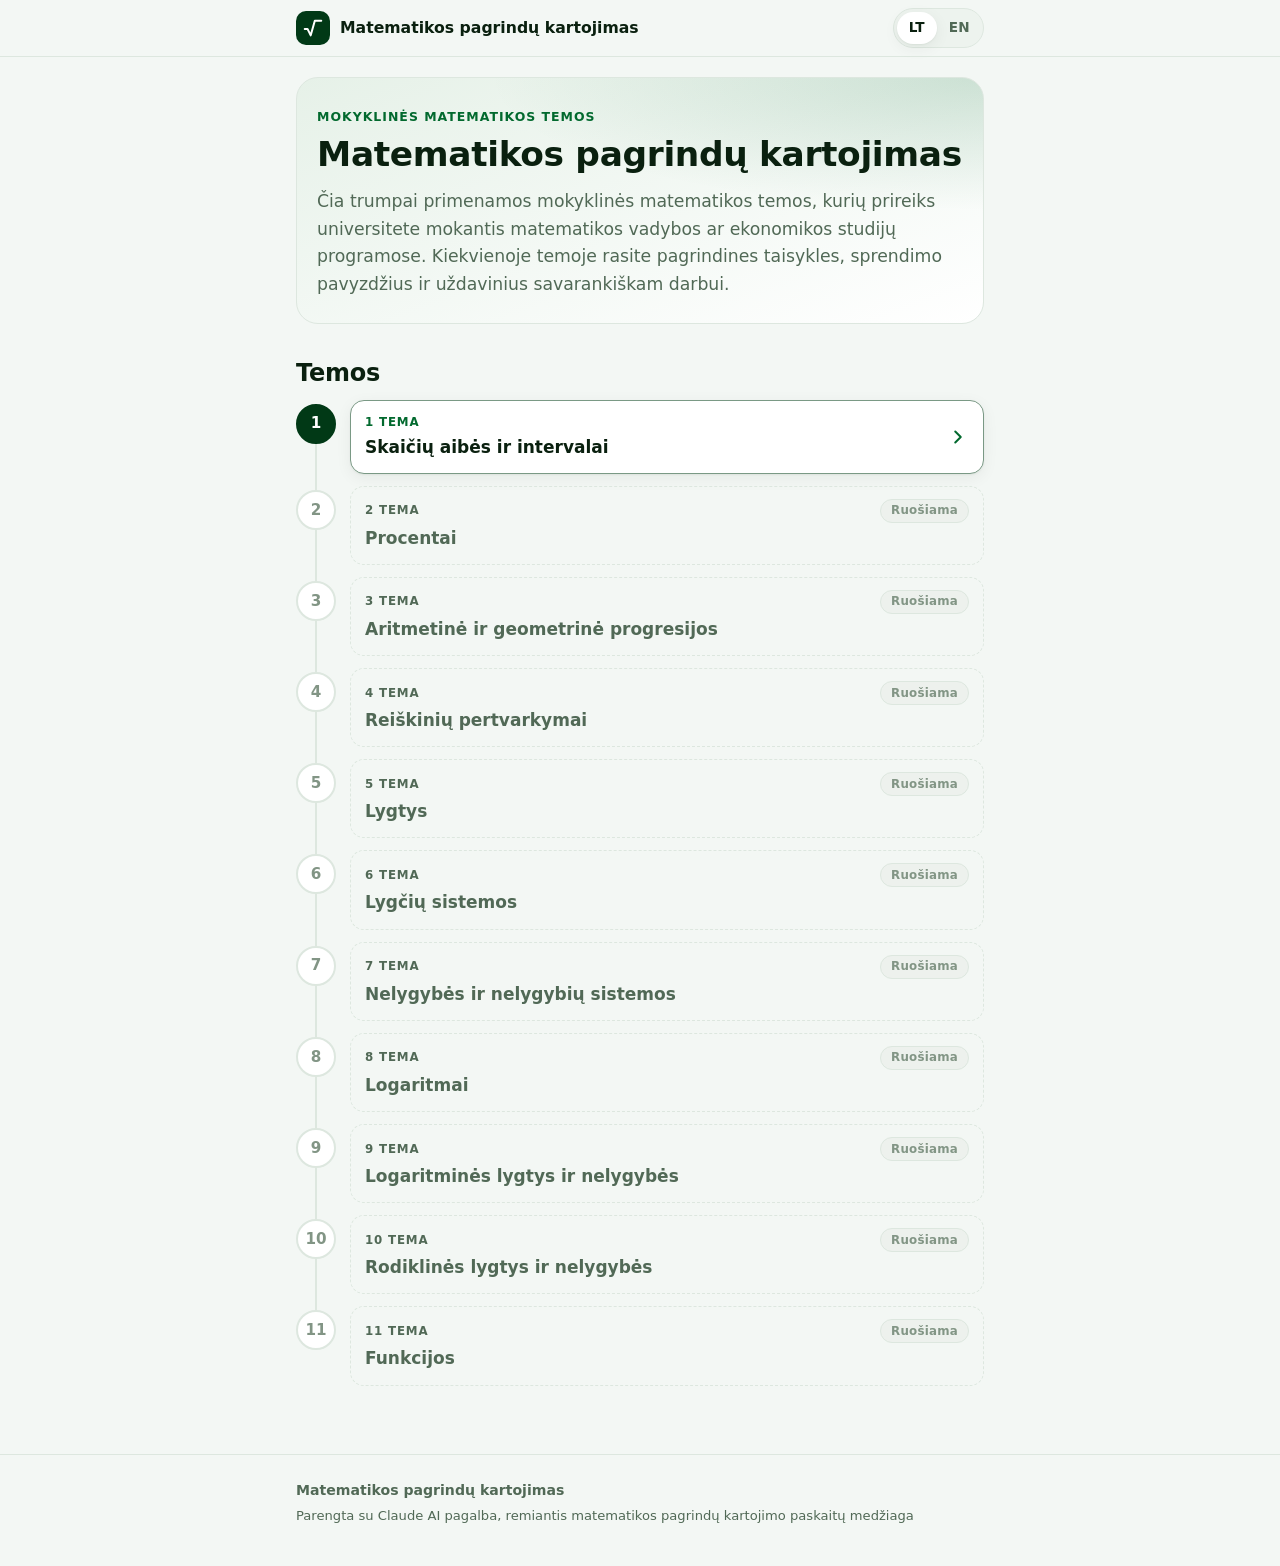
<file: index.html>
<!doctype html>
<html lang="lt">
<head>
<meta charset="utf-8">
<meta name="viewport" content="width=device-width, initial-scale=1">
<title>Matematikos pagrindų kartojimas</title>
<meta http-equiv="refresh" content="0; url=lt/index.html">
<link rel="icon" href="assets/favicon.svg" type="image/svg+xml">
<script>location.replace('lt/index.html');</script>
<style>body{font-family:system-ui,sans-serif;padding:24px;background:#f3f7f4;color:#0a200f}a{color:#02692e}</style>
</head>
<body>
<p><a href="lt/index.html">Matematikos pagrindų kartojimas →</a></p>
<p><a href="en/index.html">Mathematics Refresher →</a></p>
</body>
</html>
</file>
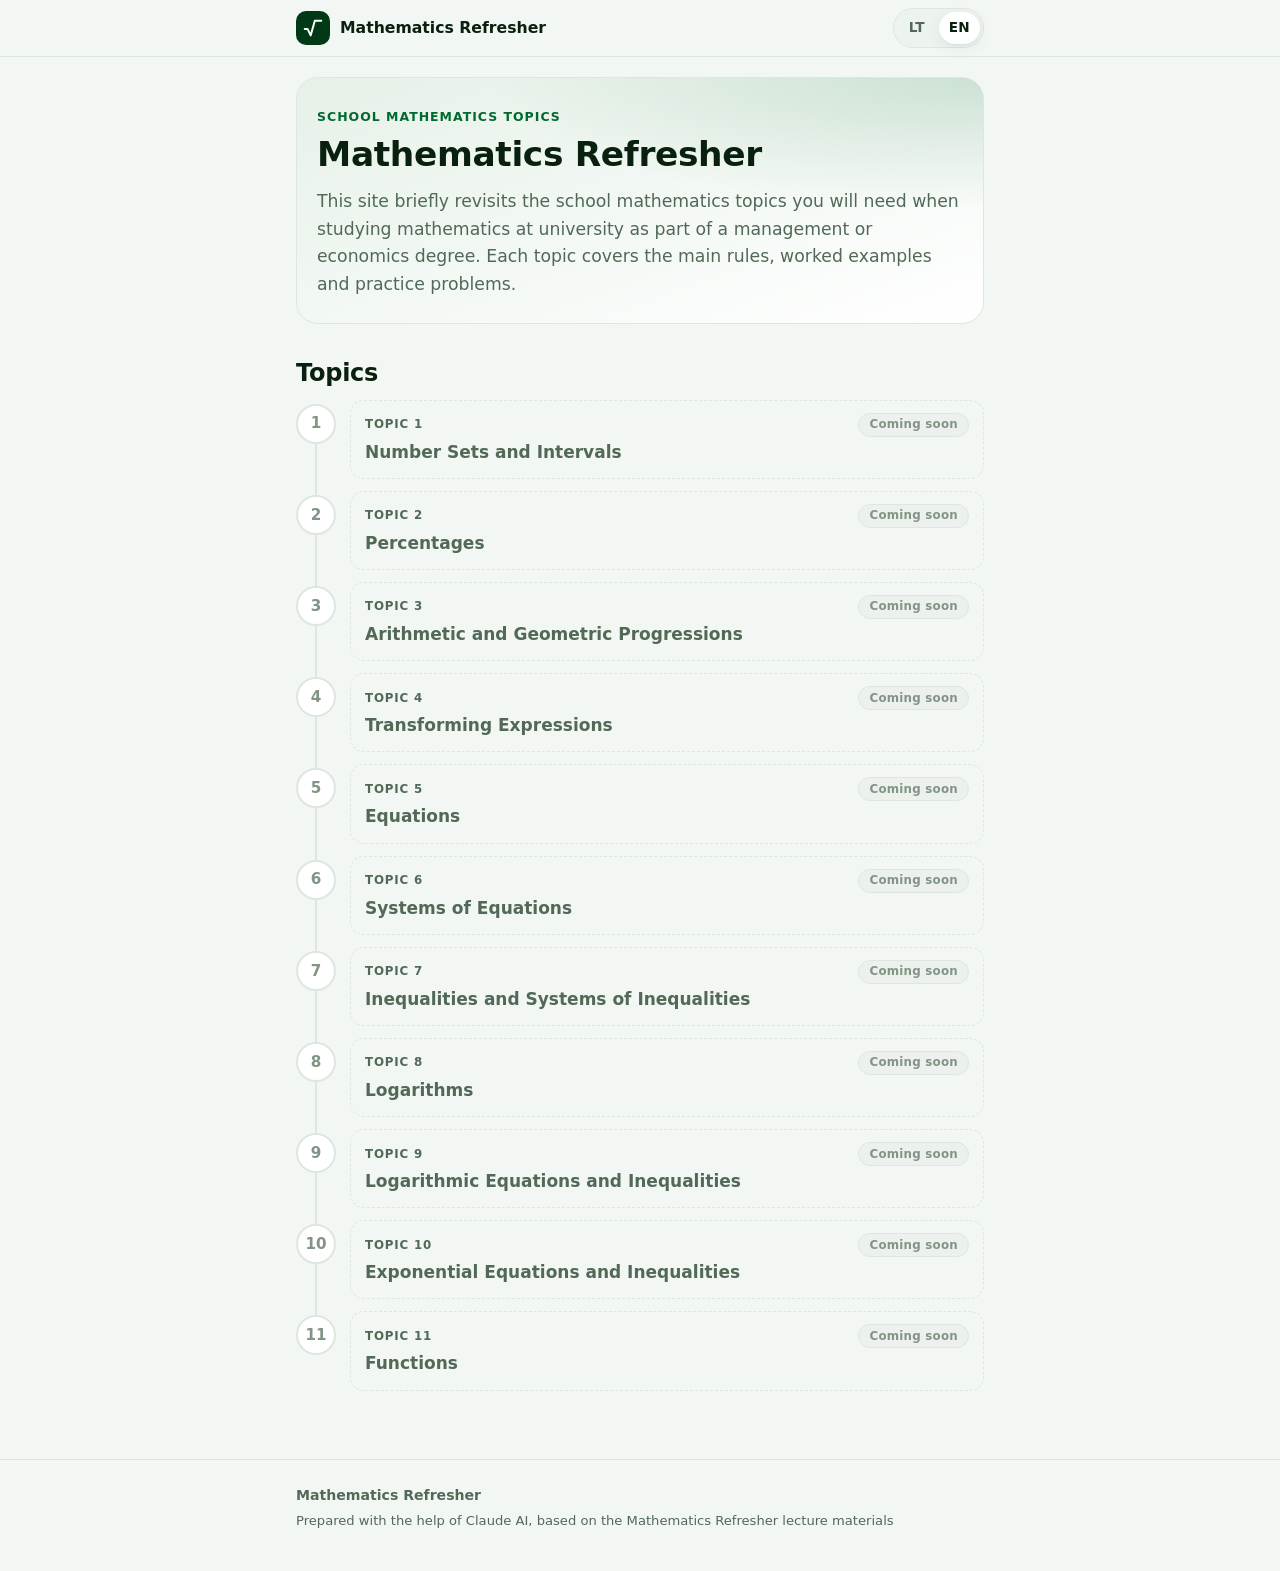
<file: en/index.html>
<!doctype html>
<html lang="en">
<head>
<meta charset="utf-8">
<meta name="viewport" content="width=device-width, initial-scale=1">
<title>Mathematics Refresher</title>
<meta name="description" content="A refresher of the main school mathematics topics for management and economics students: rules, worked examples and practice problems.">
<meta name="theme-color" content="#013916">
<link rel="icon" href="../assets/favicon.svg" type="image/svg+xml">
<link rel="alternate" hreflang="lt" href="../lt/index.html">
<link rel="stylesheet" href="../assets/katex/katex.min.css">
<link rel="stylesheet" href="../assets/css/style.css?v=3">
<script defer src="../assets/katex/katex.min.js"></script>
<script defer src="../assets/katex/contrib/auto-render.min.js"></script>
<script defer src="../assets/js/site.js?v=3"></script>
</head>
<body data-page="home">
<noscript><p class="noscript">Please enable JavaScript for this website to work.</p></noscript>
<header id="site-header" class="site-header"></header>

<main id="main" class="wrap">
  <section class="hero">
    <span class="eyebrow">School mathematics topics</span>
    <h1>Mathematics Refresher</h1>
    <p class="lead">This site briefly revisits the school mathematics topics you will need when studying mathematics at university as part of a management or economics degree. Each topic covers the main rules, worked examples and practice problems.</p>
  </section>

  <section class="section" aria-labelledby="h-topics">
    <h2 id="h-topics">Topics</h2>
    <ol class="path" id="course-path"></ol>
  </section>
</main>

<footer id="site-footer" class="site-footer"></footer>
</body>
</html>
</file>
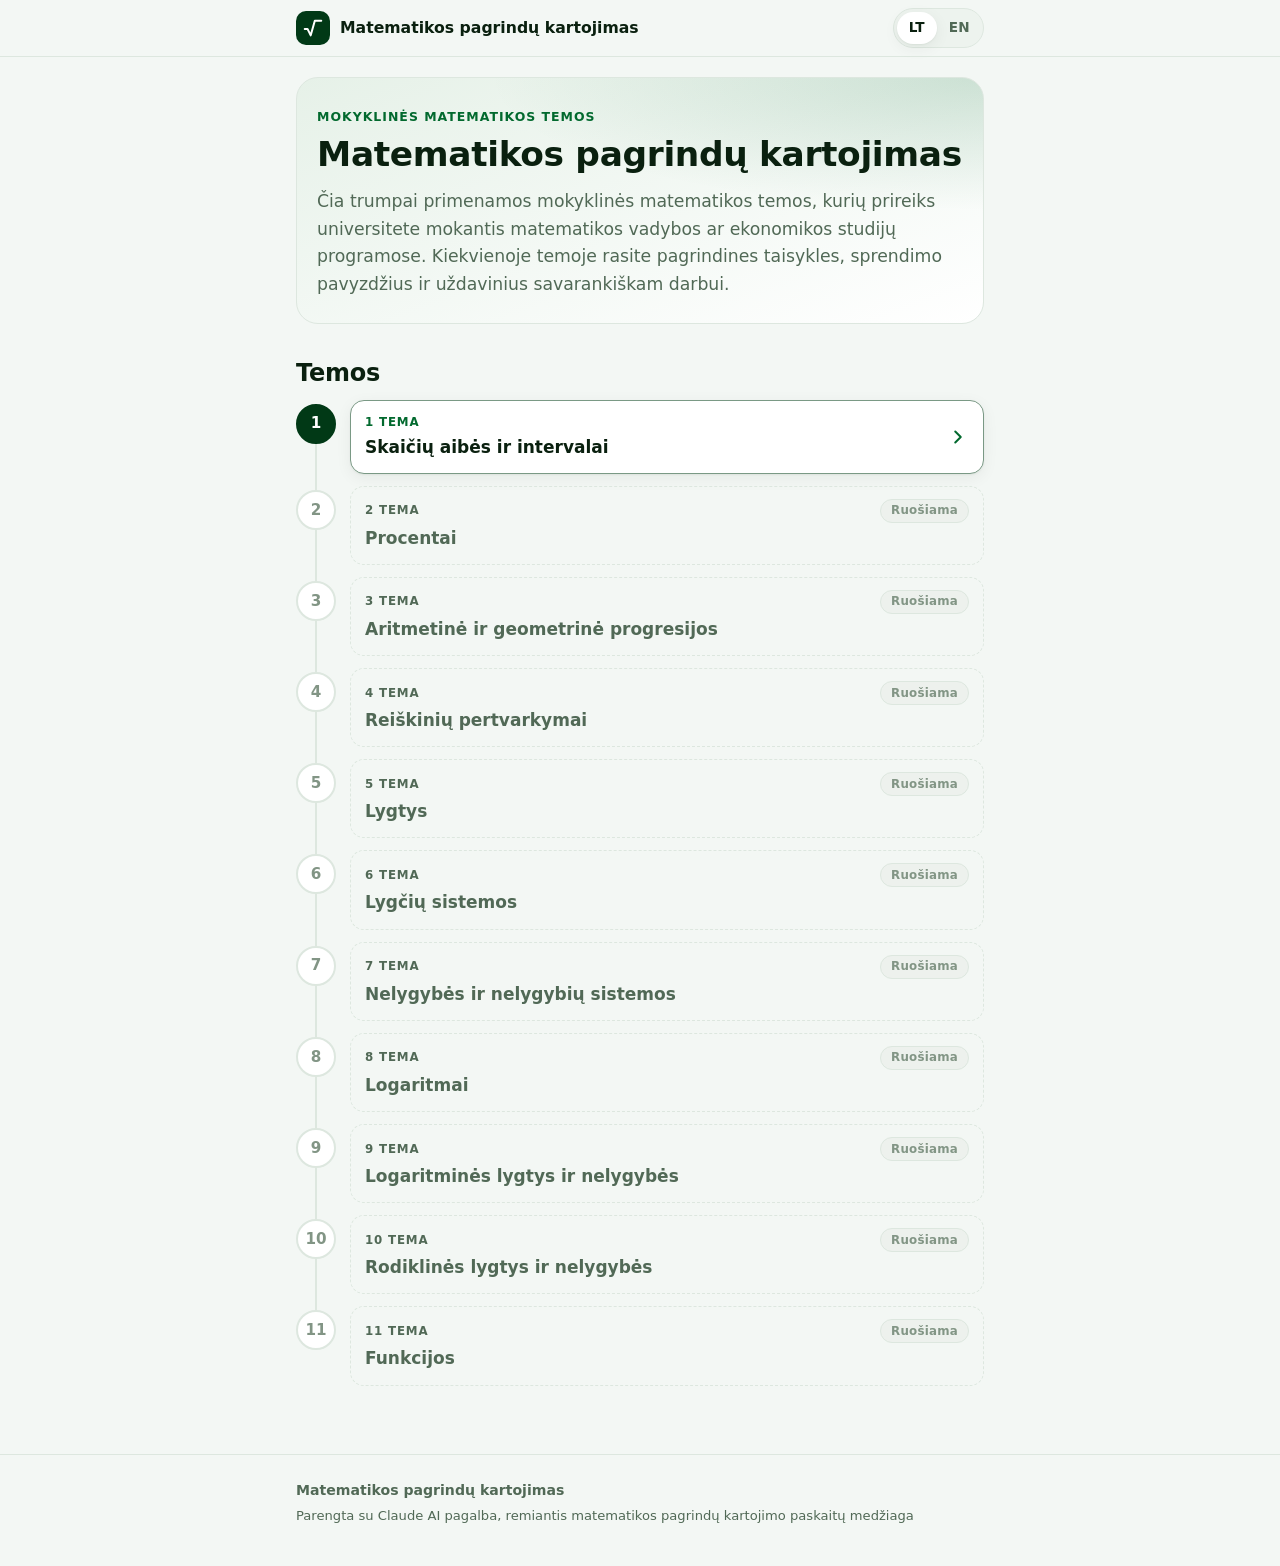
<file: lt/index.html>
<!doctype html>
<html lang="lt">
<head>
<meta charset="utf-8">
<meta name="viewport" content="width=device-width, initial-scale=1">
<title>Matematikos pagrindų kartojimas</title>
<meta name="description" content="Pagrindinių mokyklinės matematikos temų kartojimas vadybos ir ekonomikos studentams: taisyklės, sprendimo pavyzdžiai ir uždaviniai savarankiškam darbui.">
<meta name="theme-color" content="#013916">
<link rel="icon" href="../assets/favicon.svg" type="image/svg+xml">
<link rel="alternate" hreflang="en" href="../en/index.html">
<link rel="stylesheet" href="../assets/katex/katex.min.css">
<link rel="stylesheet" href="../assets/css/style.css?v=3">
<script defer src="../assets/katex/katex.min.js"></script>
<script defer src="../assets/katex/contrib/auto-render.min.js"></script>
<script defer src="../assets/js/site.js?v=3"></script>
</head>
<body data-page="home">
<noscript><p class="noscript">Kad tinklapis veiktų, naršyklėje įjunkite JavaScript.</p></noscript>
<header id="site-header" class="site-header"></header>

<main id="main" class="wrap">
  <section class="hero">
    <span class="eyebrow">Mokyklinės matematikos temos</span>
    <h1>Matematikos pagrindų kartojimas</h1>
    <p class="lead">Čia trumpai primenamos mokyklinės matematikos temos, kurių prireiks universitete mokantis matematikos vadybos ar ekonomikos studijų programose. Kiekvienoje temoje rasite pagrindines taisykles, sprendimo pavyzdžius ir uždavinius savarankiškam darbui.</p>
  </section>

  <section class="section" aria-labelledby="h-topics">
    <h2 id="h-topics">Temos</h2>
    <ol class="path" id="course-path"></ol>
  </section>
</main>

<footer id="site-footer" class="site-footer"></footer>
</body>
</html>
</file>
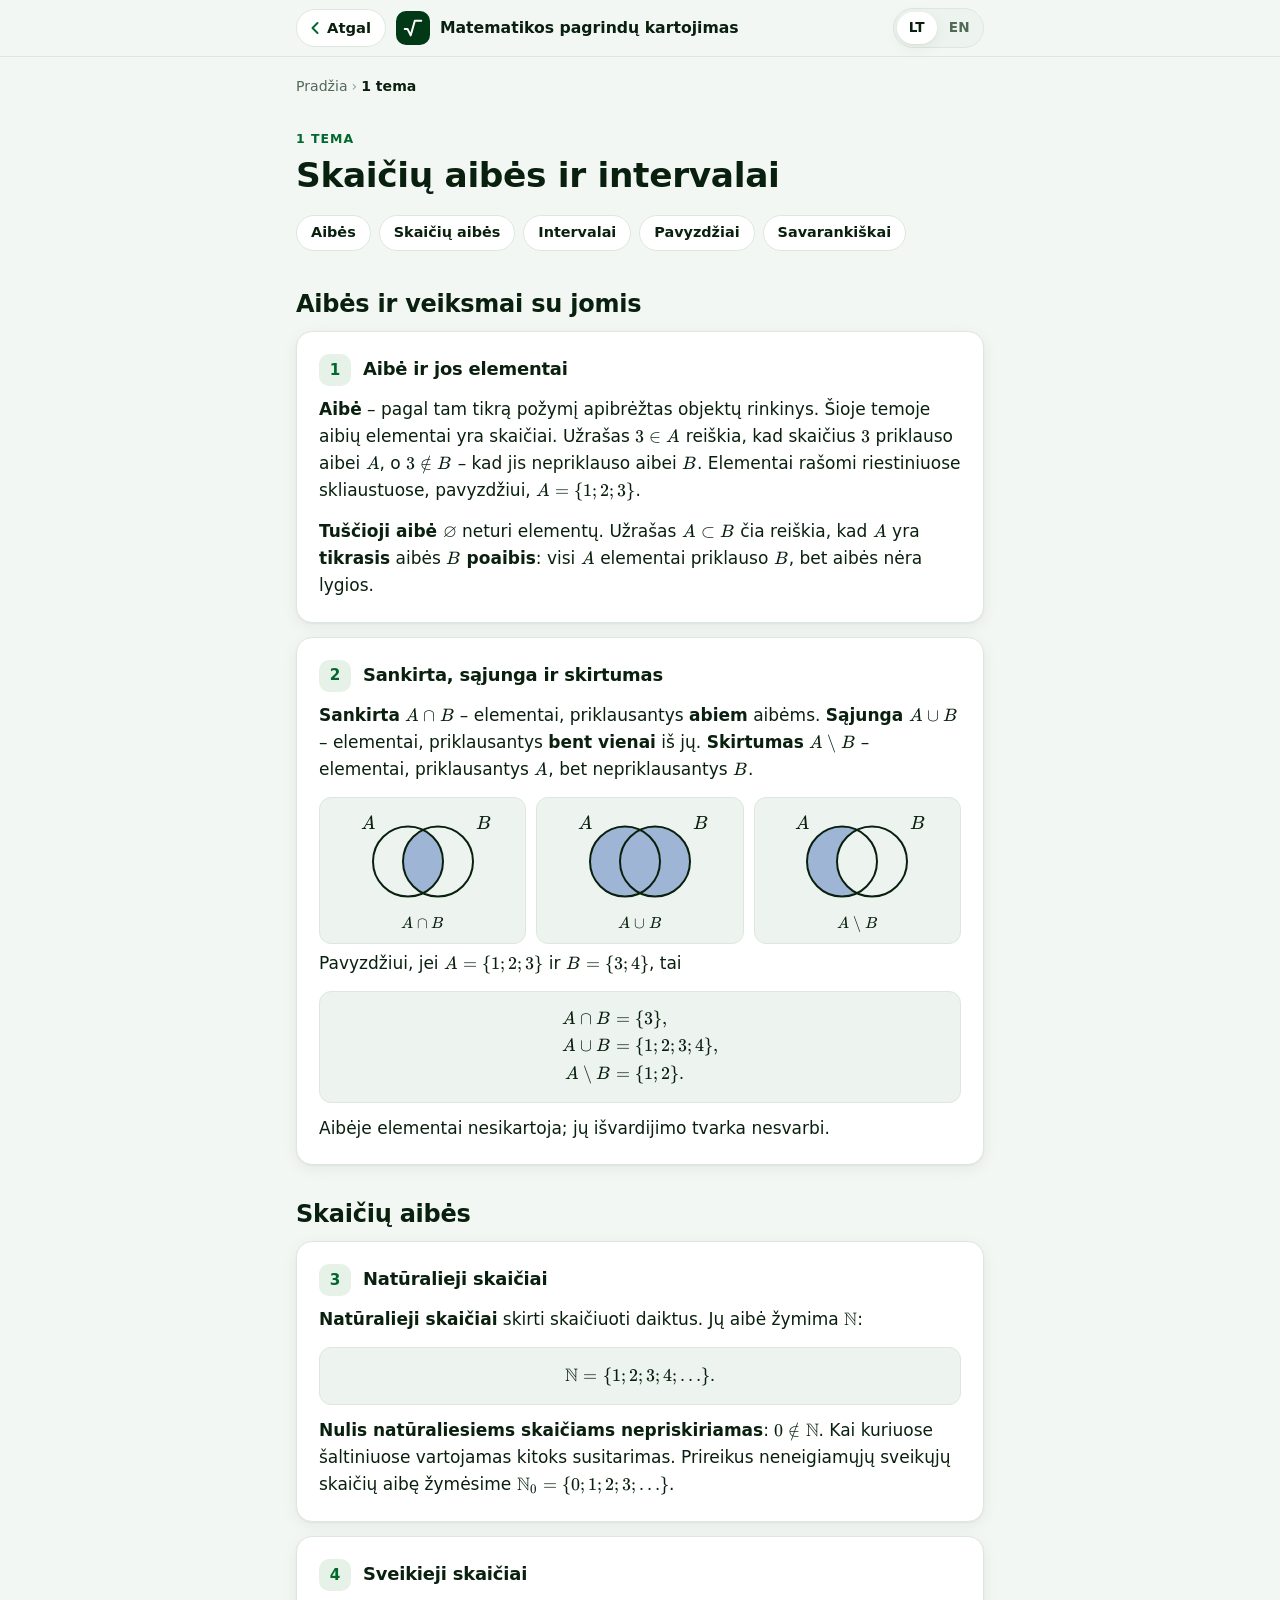
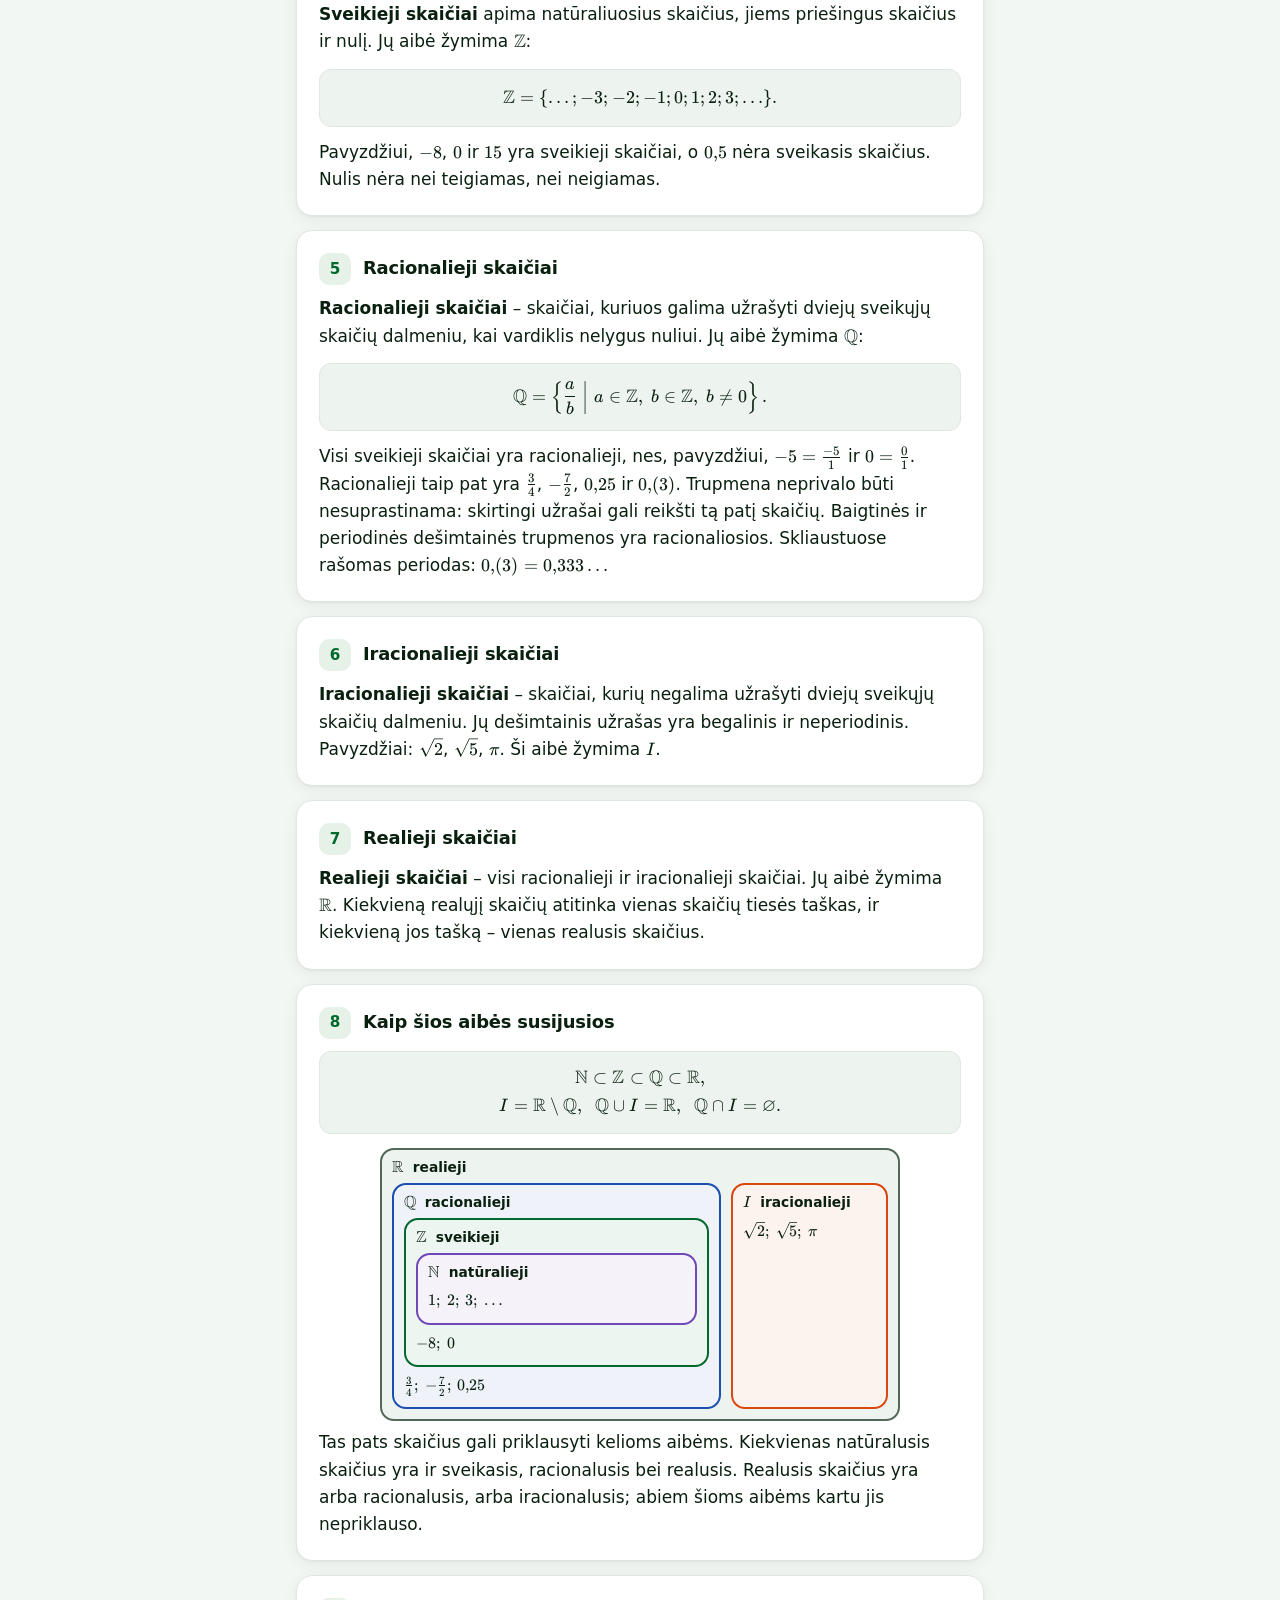
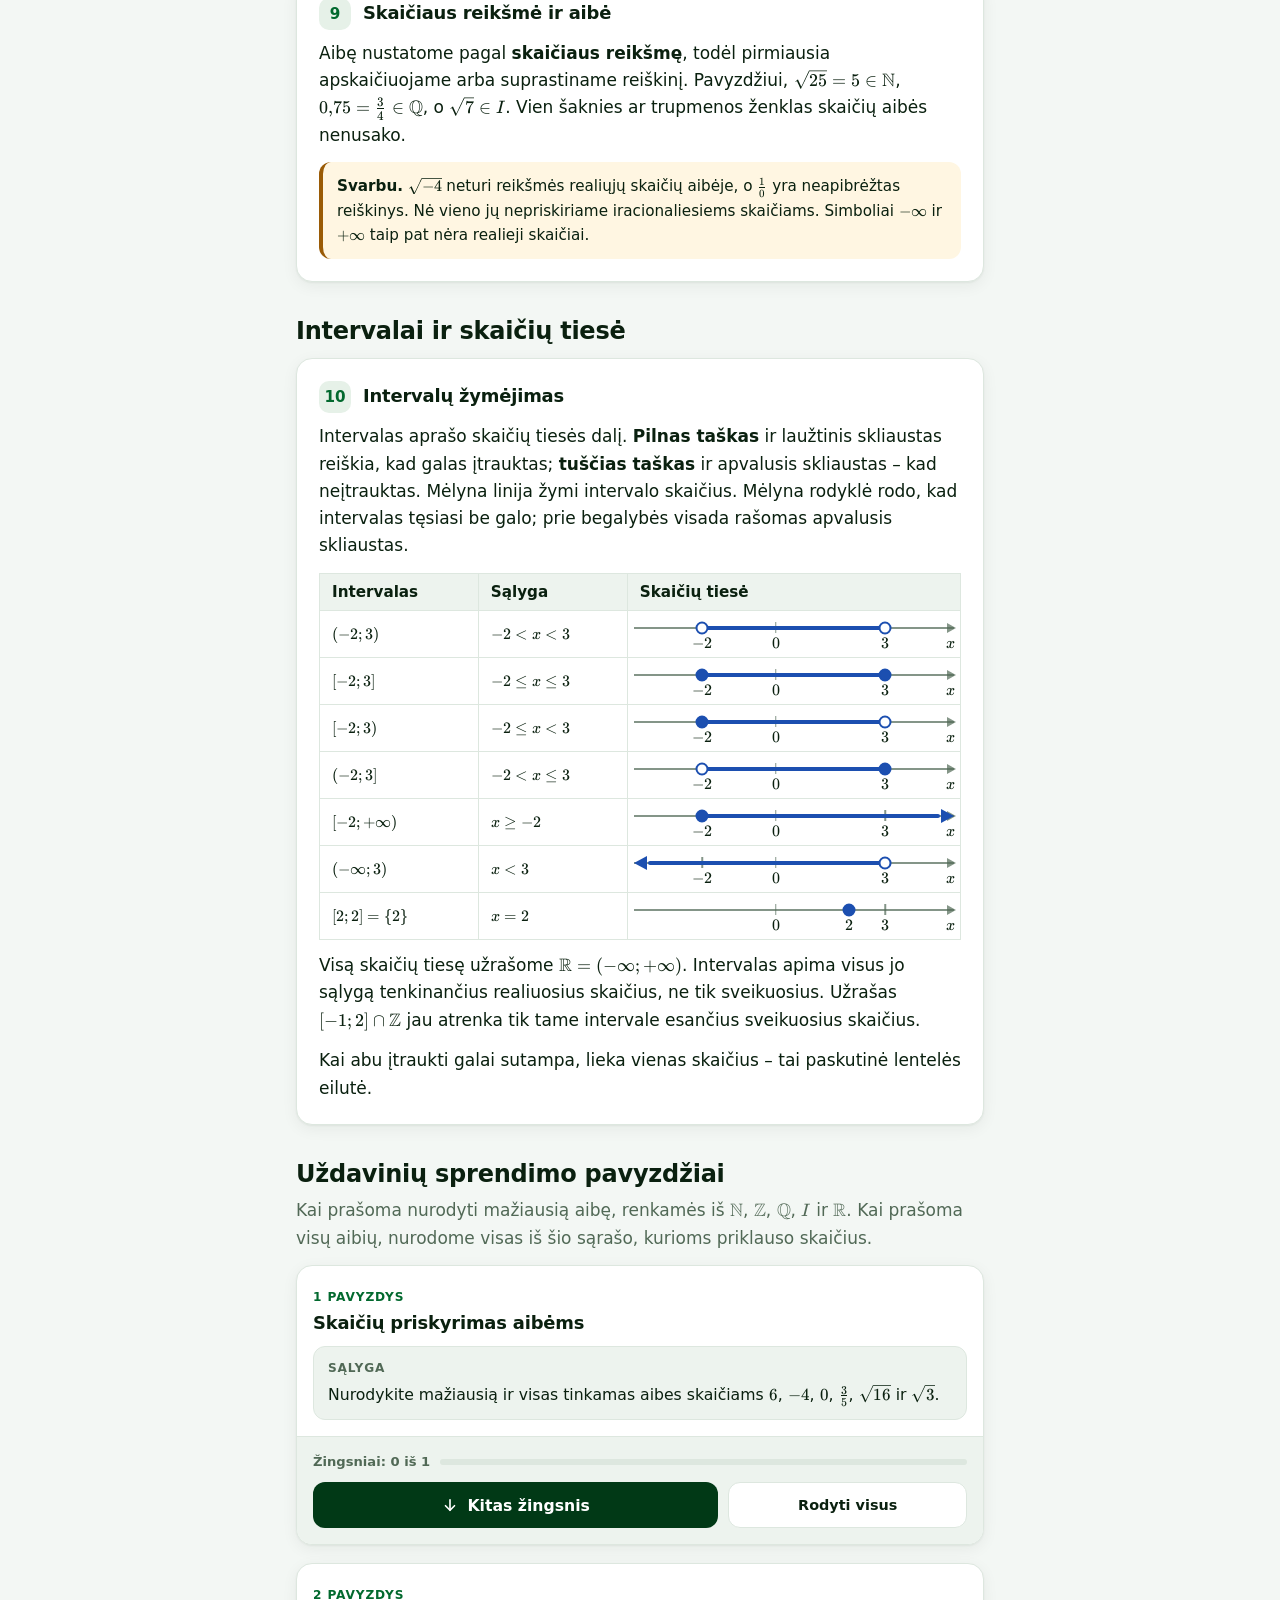
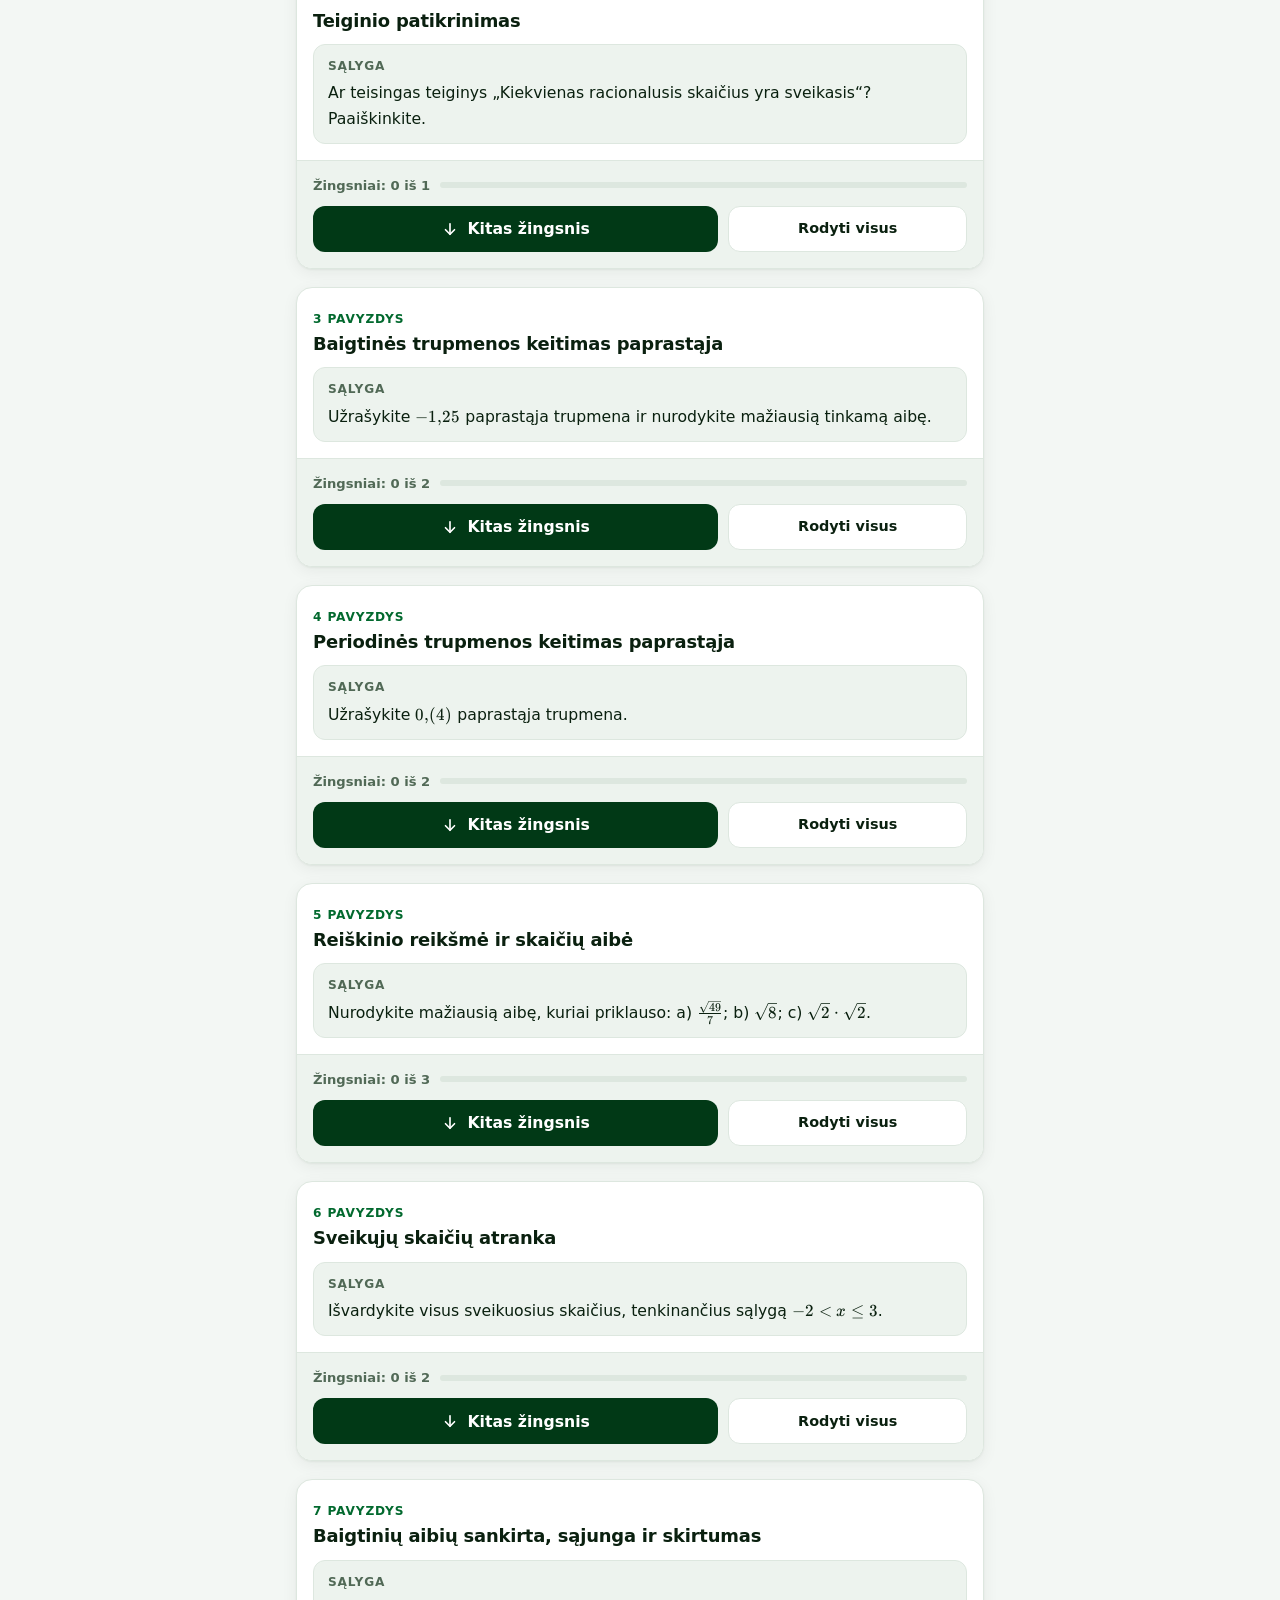
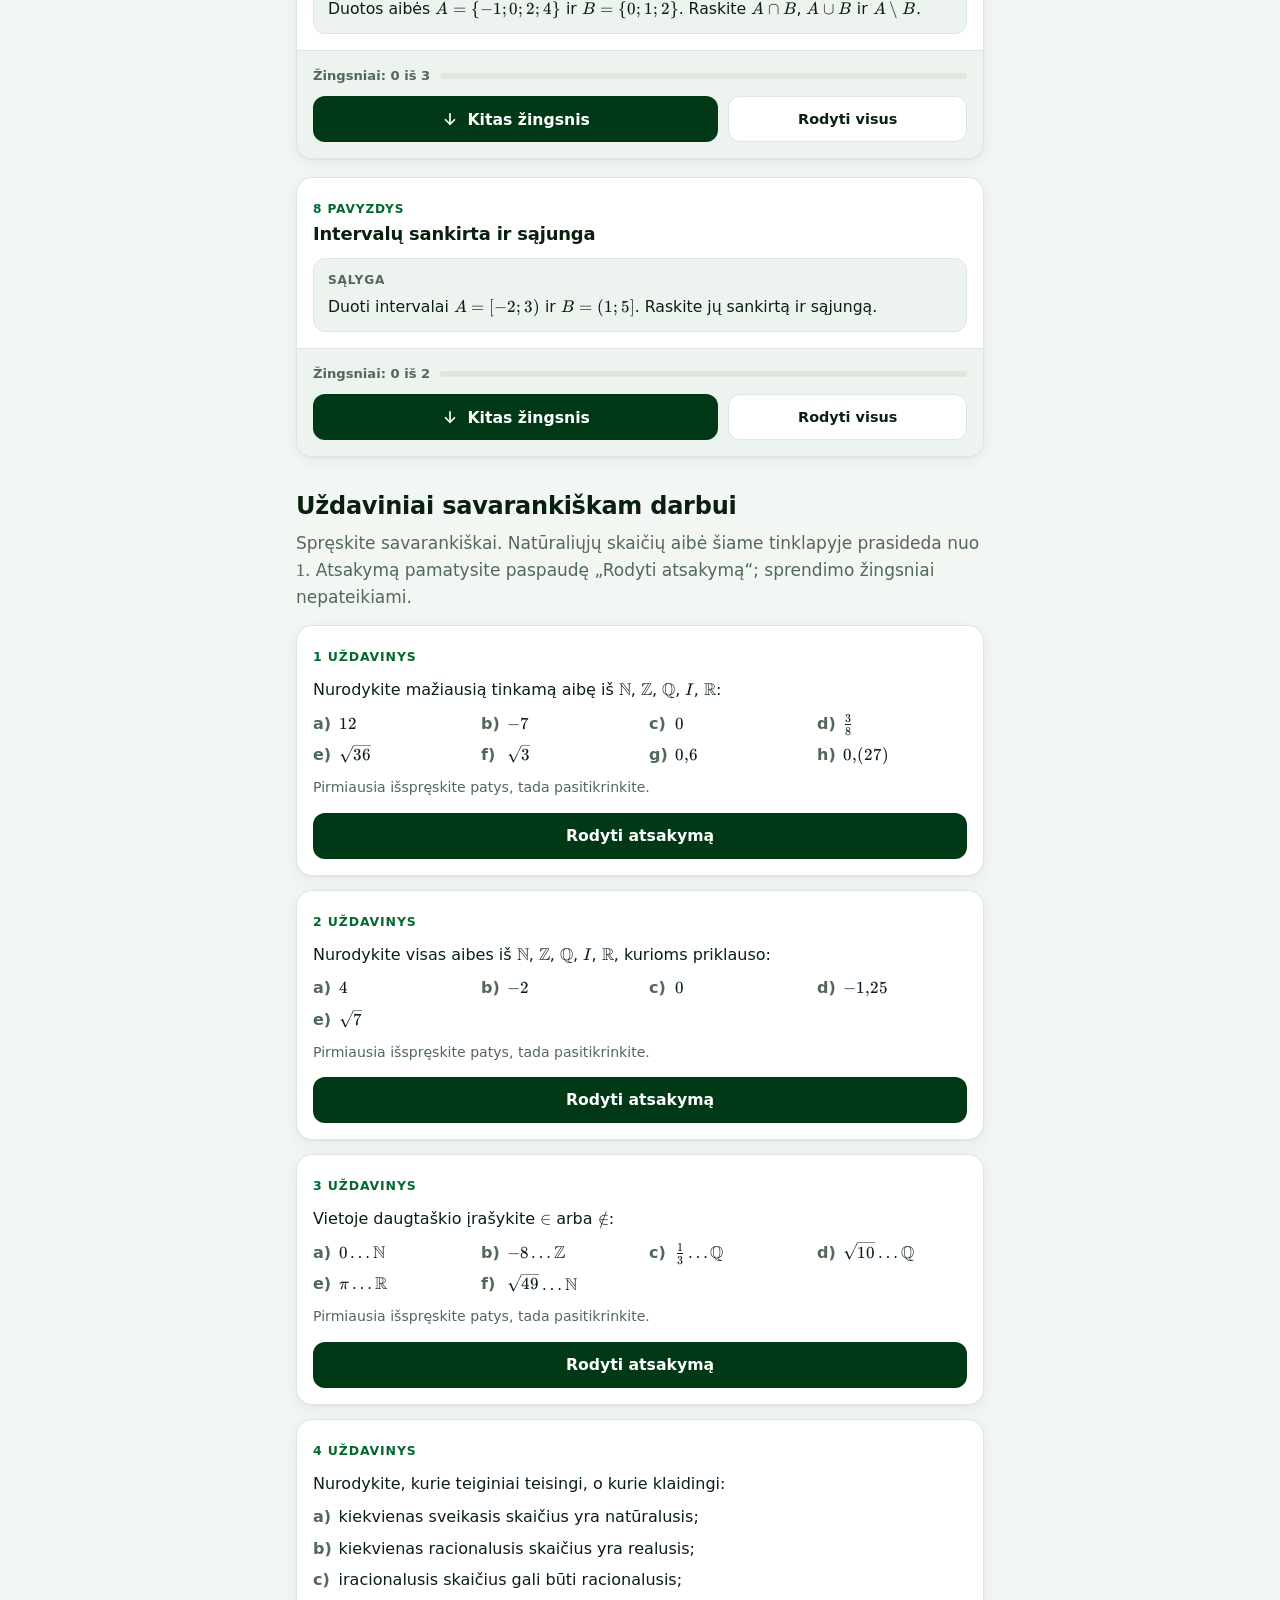
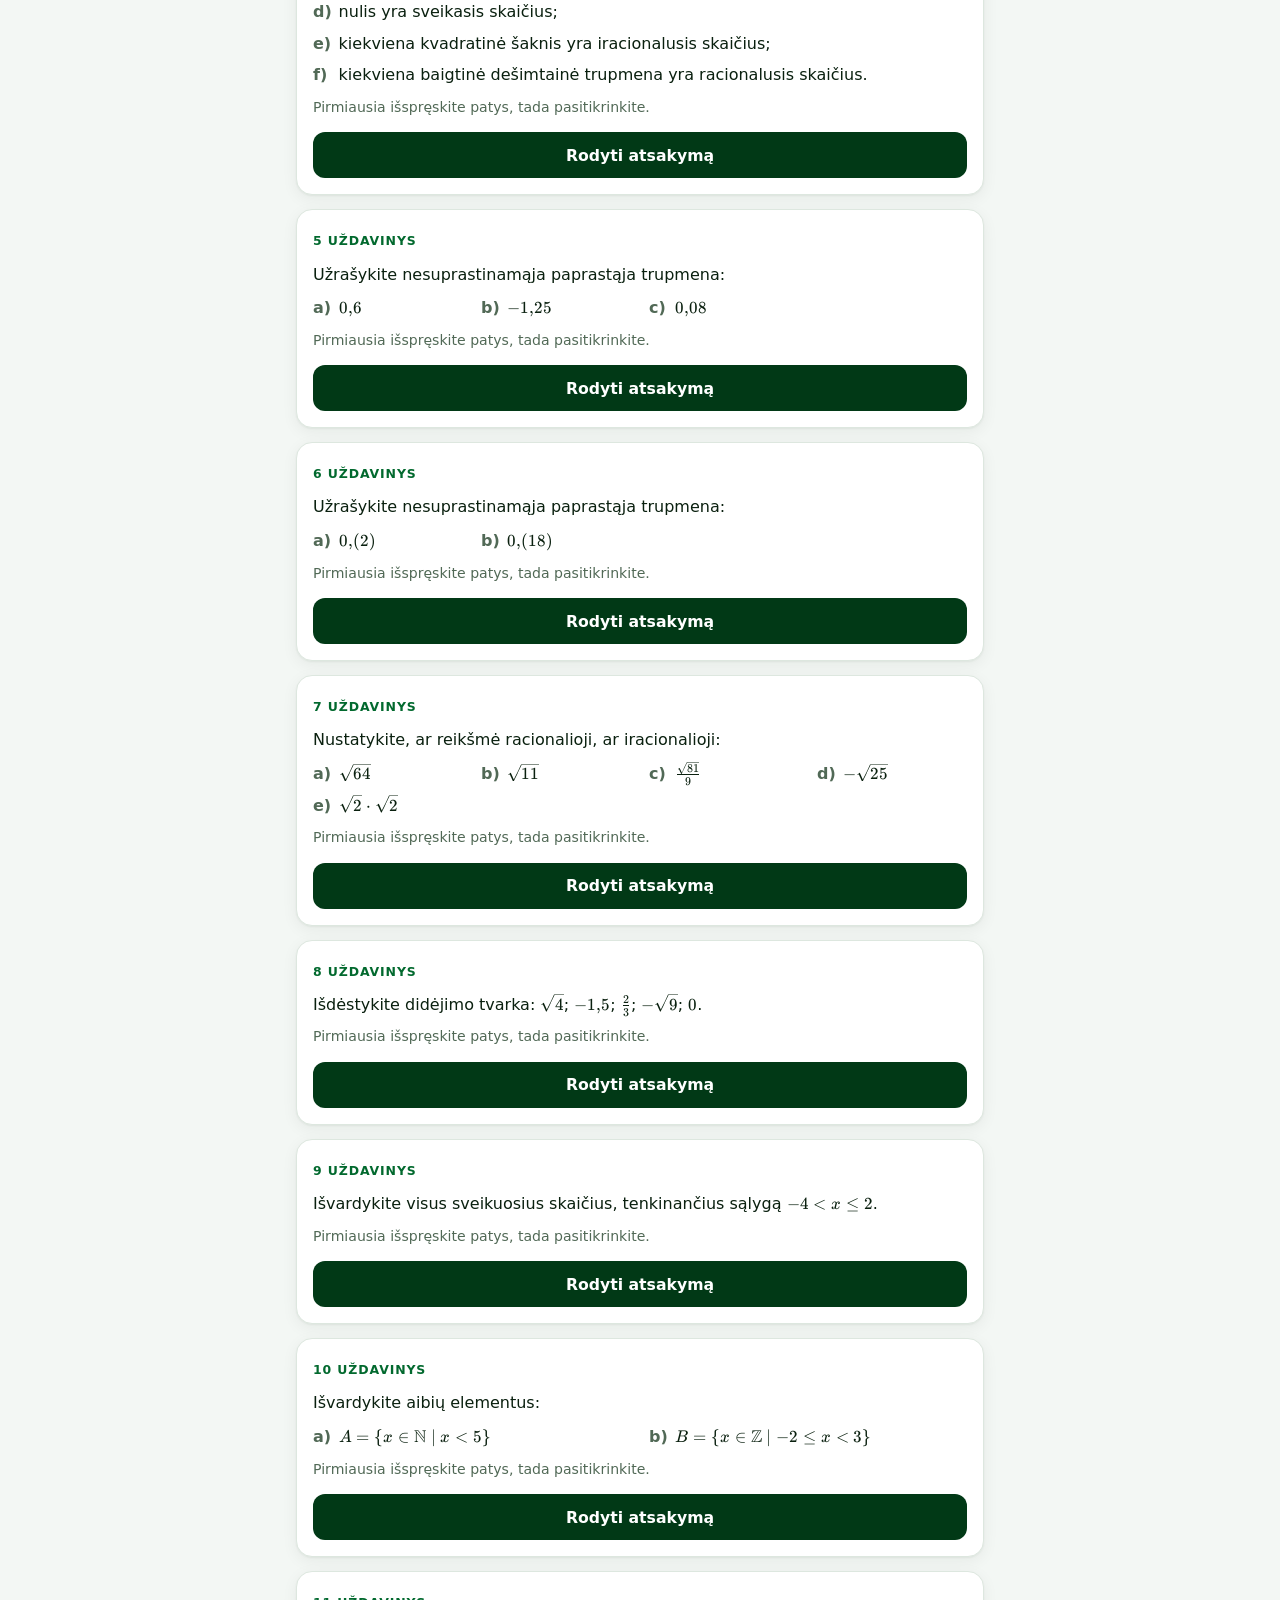
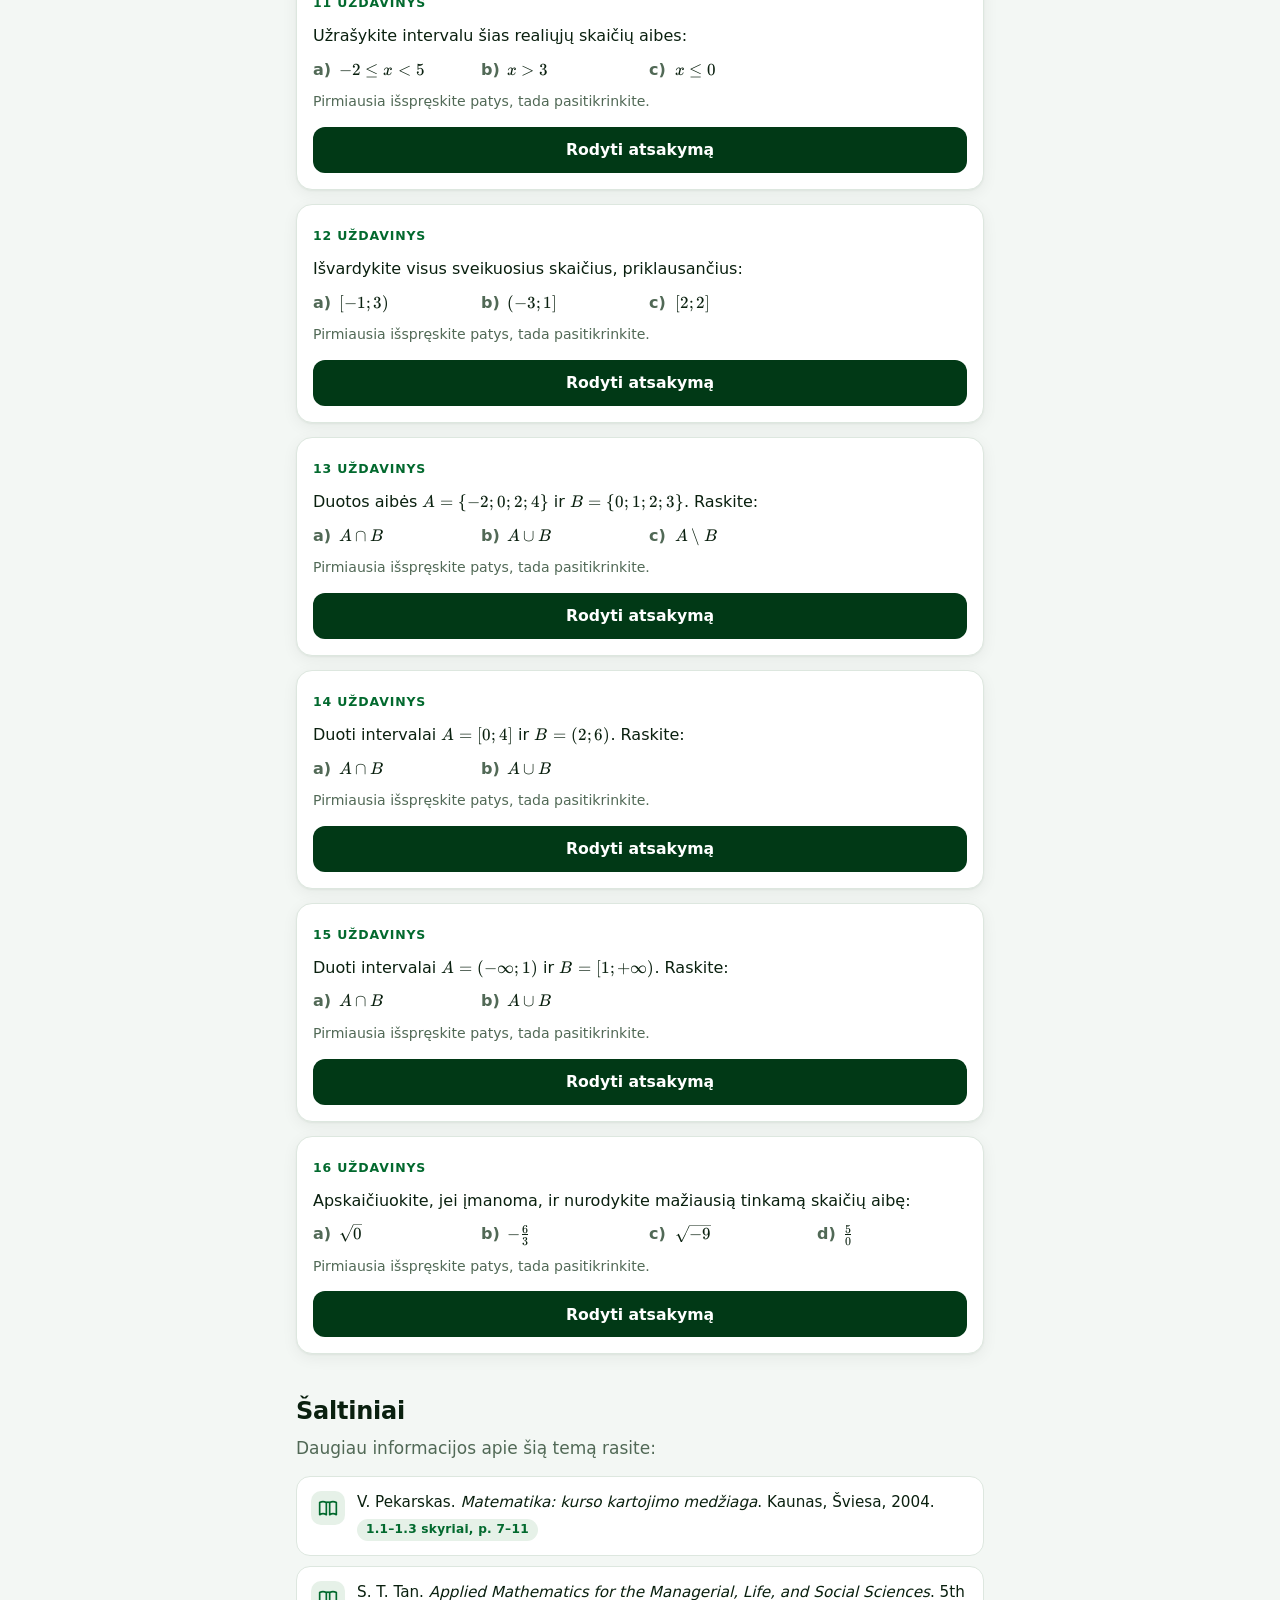
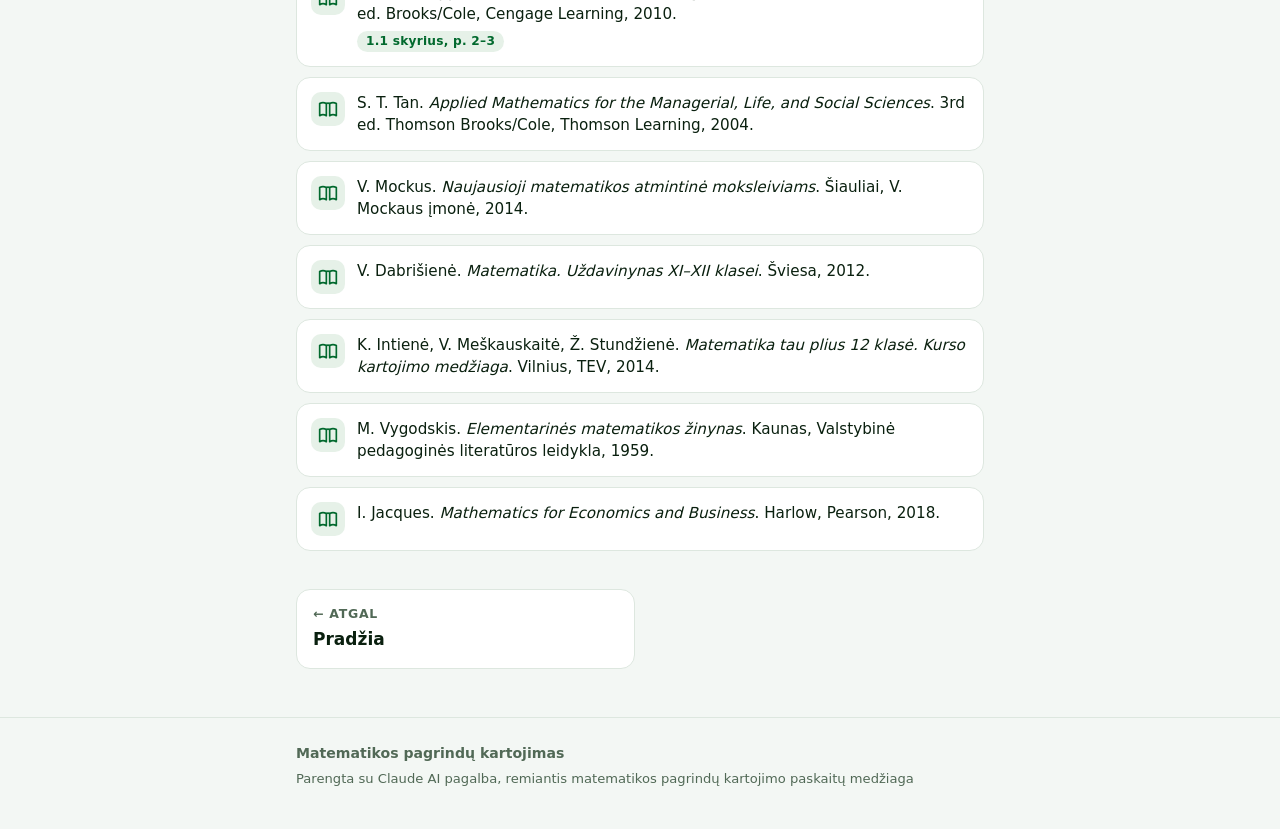
<file: lt/tema-1.html>
<!doctype html>
<html lang="lt">
<head>
<meta charset="utf-8">
<meta name="viewport" content="width=device-width, initial-scale=1">
<title>1 tema. Skaičių aibės ir intervalai · Matematikos pagrindų kartojimas</title>
<meta name="description" content="Aibės ir veiksmai su jomis, skaičių aibės N, Z, Q, I ir R, jų tarpusavio ryšiai, intervalai ir skaičių tiesė. Uždavinių sprendimo pavyzdžiai ir uždaviniai savarankiškam darbui.">
<meta name="theme-color" content="#013916">
<link rel="icon" href="../assets/favicon.svg" type="image/svg+xml">
<link rel="stylesheet" href="../assets/katex/katex.min.css">
<link rel="stylesheet" href="../assets/css/style.css?v=3">
<script defer src="../assets/katex/katex.min.js"></script>
<script defer src="../assets/katex/contrib/auto-render.min.js"></script>
<script defer src="../assets/js/site.js?v=3"></script>
</head>
<body data-page="t1">
<noscript><p class="noscript">Kad tinklapis veiktų, naršyklėje įjunkite JavaScript.</p></noscript>
<header id="site-header" class="site-header"></header>

<main id="main" class="wrap">
  <nav id="crumbs" class="crumbs"></nav>

  <header class="page-head">
    <span class="eyebrow">1 tema</span>
    <h1>Skaičių aibės ir intervalai</h1>
    <ul class="jump">
      <li><a href="#aibes">Aibės</a></li>
      <li><a href="#skaiciu-aibes">Skaičių aibės</a></li>
      <li><a href="#intervalai">Intervalai</a></li>
      <li><a href="#pavyzdziai">Pavyzdžiai</a></li>
      <li><a href="#savarankiskai">Savarankiškai</a></li>
    </ul>
  </header>

  <!-- ============ AIBĖS IR VEIKSMAI SU JOMIS ============ -->
  <section class="section" id="aibes" aria-labelledby="h-sets">
    <h2 id="h-sets">Aibės ir veiksmai su jomis</h2>

    <article class="card concept" id="aibe">
      <div class="concept-head"><span class="num">1</span><h3>Aibė ir jos elementai</h3></div>
      <p><strong>Aibė</strong> – pagal tam tikrą požymį apibrėžtas objektų rinkinys. Šioje temoje aibių elementai yra skaičiai. Užrašas \(3 \in A\) reiškia, kad skaičius \(3\) priklauso aibei \(A\), o \(3 \notin B\) – kad jis nepriklauso aibei \(B\). Elementai rašomi riestiniuose skliaustuose, pavyzdžiui, \(A = \{1; 2; 3\}\).</p>
      <p><strong>Tuščioji aibė</strong> \(\varnothing\) neturi elementų. Užrašas \(A \subset B\) čia reiškia, kad \(A\) yra <strong>tikrasis</strong> aibės \(B\) <strong>poaibis</strong>: visi \(A\) elementai priklauso \(B\), bet aibės nėra lygios.</p>
    </article>

    <article class="card concept" id="veiksmai">
      <div class="concept-head"><span class="num">2</span><h3>Sankirta, sąjunga ir skirtumas</h3></div>
      <p><strong>Sankirta</strong> \(A \cap B\) – elementai, priklausantys <strong>abiem</strong> aibėms. <strong>Sąjunga</strong> \(A \cup B\) – elementai, priklausantys <strong>bent vienai</strong> iš jų. <strong>Skirtumas</strong> \(A \setminus B\) – elementai, priklausantys \(A\), bet nepriklausantys \(B\).</p>
      <div class="venn3">
        <figure>
          <svg viewBox="0 0 120 84" role="img" aria-label="Sankirta: nuspalvinta abiem aibėms bendra dalis">
            <defs><clipPath id="vn-cut-b"><circle cx="72" cy="46" r="28"/></clipPath></defs>
            <circle class="vn-fill" cx="48" cy="46" r="28" clip-path="url(#vn-cut-b)"/>
            <circle class="vn-c" cx="48" cy="46" r="28"/><circle class="vn-c" cx="72" cy="46" r="28"/>
            <text class="vn-l" x="10" y="20">A</text><text class="vn-l" x="102" y="20">B</text>
          </svg>
          <figcaption>\(A \cap B\)</figcaption>
        </figure>
        <figure>
          <svg viewBox="0 0 120 84" role="img" aria-label="Sąjunga: nuspalvintos abi aibės">
            <circle class="vn-fill" cx="48" cy="46" r="28"/><circle class="vn-fill" cx="72" cy="46" r="28"/>
            <circle class="vn-c" cx="48" cy="46" r="28"/><circle class="vn-c" cx="72" cy="46" r="28"/>
            <text class="vn-l" x="10" y="20">A</text><text class="vn-l" x="102" y="20">B</text>
          </svg>
          <figcaption>\(A \cup B\)</figcaption>
        </figure>
        <figure>
          <svg viewBox="0 0 120 84" role="img" aria-label="Skirtumas: nuspalvinta aibės A dalis, nepriklausanti aibei B">
            <circle class="vn-fill" cx="48" cy="46" r="28"/><circle class="vn-bg" cx="72" cy="46" r="28"/>
            <circle class="vn-c" cx="48" cy="46" r="28"/><circle class="vn-c" cx="72" cy="46" r="28"/>
            <text class="vn-l" x="10" y="20">A</text><text class="vn-l" x="102" y="20">B</text>
          </svg>
          <figcaption>\(A \setminus B\)</figcaption>
        </figure>
      </div>
      <p>Pavyzdžiui, jei \(A = \{1; 2; 3\}\) ir \(B = \{3; 4\}\), tai</p>
      <div class="formula">\[ \begin{aligned} A \cap B &amp;= \{3\}, \\ A \cup B &amp;= \{1; 2; 3; 4\}, \\ A \setminus B &amp;= \{1; 2\}. \end{aligned} \]</div>
      <p>Aibėje elementai nesikartoja; jų išvardijimo tvarka nesvarbi.</p>
    </article>
  </section>

  <!-- ============ SKAIČIŲ AIBĖS ============ -->
  <section class="section" id="skaiciu-aibes" aria-labelledby="h-numsets">
    <h2 id="h-numsets">Skaičių aibės</h2>

    <article class="card concept" id="naturalieji">
      <div class="concept-head"><span class="num">3</span><h3>Natūralieji skaičiai</h3></div>
      <p><strong>Natūralieji skaičiai</strong> skirti skaičiuoti daiktus. Jų aibė žymima \(\mathbb{N}\):</p>
      <div class="formula">\[ \mathbb{N} = \{1; 2; 3; 4; \ldots\}. \]</div>
      <p><strong>Nulis natūraliesiems skaičiams nepriskiriamas</strong>: \(0 \notin \mathbb{N}\). Kai kuriuose šaltiniuose vartojamas kitoks susitarimas. Prireikus neneigiamųjų sveikųjų skaičių aibę žymėsime \(\mathbb{N}_0 = \{0; 1; 2; 3; \ldots\}\).</p>
    </article>

    <article class="card concept" id="sveikieji">
      <div class="concept-head"><span class="num">4</span><h3>Sveikieji skaičiai</h3></div>
      <p><strong>Sveikieji skaičiai</strong> apima natūraliuosius skaičius, jiems priešingus skaičius ir nulį. Jų aibė žymima \(\mathbb{Z}\):</p>
      <div class="formula">\[ \mathbb{Z} = \{\ldots; -3; -2; -1; 0; 1; 2; 3; \ldots\}. \]</div>
      <p>Pavyzdžiui, \(-8\), \(0\) ir \(15\) yra sveikieji skaičiai, o \(0{,}5\) nėra sveikasis skaičius. Nulis nėra nei teigiamas, nei neigiamas.</p>
    </article>

    <article class="card concept" id="racionalieji">
      <div class="concept-head"><span class="num">5</span><h3>Racionalieji skaičiai</h3></div>
      <p><strong>Racionalieji skaičiai</strong> – skaičiai, kuriuos galima užrašyti dviejų sveikųjų skaičių dalmeniu, kai vardiklis nelygus nuliui. Jų aibė žymima \(\mathbb{Q}\):</p>
      <div class="formula">\[ \mathbb{Q} = \left\{ \frac{a}{b} \;\middle|\; a \in \mathbb{Z},\ b \in \mathbb{Z},\ b \neq 0 \right\}. \]</div>
      <p>Visi sveikieji skaičiai yra racionalieji, nes, pavyzdžiui, \(-5 = \frac{-5}{1}\) ir \(0 = \frac{0}{1}\). Racionalieji taip pat yra \(\frac{3}{4}\), \(-\frac{7}{2}\), \(0{,}25\) ir \(0{,}(3)\). Trupmena neprivalo būti nesuprastinama: skirtingi užrašai gali reikšti tą patį skaičių. Baigtinės ir periodinės dešimtainės trupmenos yra racionaliosios. Skliaustuose rašomas periodas: \(0{,}(3) = 0{,}333\ldots\)</p>
    </article>

    <article class="card concept" id="iracionalieji">
      <div class="concept-head"><span class="num">6</span><h3>Iracionalieji skaičiai</h3></div>
      <p><strong>Iracionalieji skaičiai</strong> – skaičiai, kurių negalima užrašyti dviejų sveikųjų skaičių dalmeniu. Jų dešimtainis užrašas yra begalinis ir neperiodinis. Pavyzdžiai: \(\sqrt{2}\), \(\sqrt{5}\), \(\pi\). Ši aibė žymima \(I\).</p>
    </article>

    <article class="card concept" id="realieji">
      <div class="concept-head"><span class="num">7</span><h3>Realieji skaičiai</h3></div>
      <p><strong>Realieji skaičiai</strong> – visi racionalieji ir iracionalieji skaičiai. Jų aibė žymima \(\mathbb{R}\). Kiekvieną realųjį skaičių atitinka vienas skaičių tiesės taškas, ir kiekvieną jos tašką – vienas realusis skaičius.</p>
    </article>

    <article class="card concept" id="rysiai">
      <div class="concept-head"><span class="num">8</span><h3>Kaip šios aibės susijusios</h3></div>
      <div class="formula">\[ \begin{gathered} \mathbb{N} \subset \mathbb{Z} \subset \mathbb{Q} \subset \mathbb{R}, \\ I = \mathbb{R} \setminus \mathbb{Q},\ \ \mathbb{Q} \cup I = \mathbb{R},\ \ \mathbb{Q} \cap I = \varnothing. \end{gathered} \]</div>
      <div class="sets" role="img" aria-label="Skaičių aibių schema: natūraliųjų skaičių aibė yra sveikųjų skaičių aibės dalis, sveikųjų – racionaliųjų; racionalieji ir iracionalieji skaičiai neturi bendrų elementų ir kartu sudaro realiųjų skaičių aibę.">
        <div class="set set-R">
          <span class="set-lab">\(\mathbb{R}\) realieji</span>
          <div class="set-row">
            <div class="set set-Q">
              <span class="set-lab">\(\mathbb{Q}\) racionalieji</span>
              <div class="set set-Z">
                <span class="set-lab">\(\mathbb{Z}\) sveikieji</span>
                <div class="set set-N">
                  <span class="set-lab">\(\mathbb{N}\) natūralieji</span>
                  <span class="set-ex">\(1;\ 2;\ 3;\ \ldots\)</span>
                </div>
                <span class="set-ex">\(-8;\ 0\)</span>
              </div>
              <span class="set-ex">\(\frac{3}{4};\ -\frac{7}{2};\ 0{,}25\)</span>
            </div>
            <div class="set set-I">
              <span class="set-lab">\(I\) iracionalieji</span>
              <span class="set-ex">\(\sqrt{2};\ \sqrt{5};\ \pi\)</span>
            </div>
          </div>
        </div>
      </div>
      <p>Tas pats skaičius gali priklausyti kelioms aibėms. Kiekvienas natūralusis skaičius yra ir sveikasis, racionalusis bei realusis. Realusis skaičius yra arba racionalusis, arba iracionalusis; abiem šioms aibėms kartu jis nepriklauso.</p>
    </article>

    <article class="card concept" id="reiksme">
      <div class="concept-head"><span class="num">9</span><h3>Skaičiaus reikšmė ir aibė</h3></div>
      <p>Aibę nustatome pagal <strong>skaičiaus reikšmę</strong>, todėl pirmiausia apskaičiuojame arba suprastiname reiškinį. Pavyzdžiui, \(\sqrt{25} = 5 \in \mathbb{N}\), \(0{,}75 = \frac{3}{4} \in \mathbb{Q}\), o \(\sqrt{7} \in I\). Vien šaknies ar trupmenos ženklas skaičių aibės nenusako.</p>
      <p class="tip"><strong>Svarbu.</strong> \(\sqrt{-4}\) neturi reikšmės realiųjų skaičių aibėje, o \(\frac{1}{0}\) yra neapibrėžtas reiškinys. Nė vieno jų nepriskiriame iracionaliesiems skaičiams. Simboliai \(-\infty\) ir \(+\infty\) taip pat nėra realieji skaičiai.</p>
    </article>
  </section>

  <!-- ============ INTERVALAI IR SKAIČIŲ TIESĖ ============ -->
  <section class="section" id="intervalai" aria-labelledby="h-int">
    <h2 id="h-int">Intervalai ir skaičių tiesė</h2>

    <article class="card concept" id="intervalu-zymejimas">
      <div class="concept-head"><span class="num">10</span><h3>Intervalų žymėjimas</h3></div>
      <p>Intervalas aprašo skaičių tiesės dalį. <strong>Pilnas taškas</strong> ir laužtinis skliaustas reiškia, kad galas įtrauktas; <strong>tuščias taškas</strong> ir apvalusis skliaustas – kad neįtrauktas. Mėlyna linija žymi intervalo skaičius. Mėlyna rodyklė rodo, kad intervalas tęsiasi be galo; prie begalybės visada rašomas apvalusis skliaustas.</p>
      <div class="tbl-wrap">
        <table class="vtable ivl-tbl">
          <thead><tr><th>Intervalas</th><th>Sąlyga</th><th>Skaičių tiesė</th></tr></thead>
          <tbody>
            <tr><td>\((-2; 3)\)</td><td>\(-2 &lt; x &lt; 3\)</td><td class="ivl-nl"><div data-widget="number-line" data-spec='{"min":-3.5,"max":4.5,"v":"x","ticks":[-2,0,3],"rows":[{"segs":[{"a":-2,"b":3,"ai":false,"bi":false}]}],"aria":"Intervalas nuo −2 iki 3, abu galai neįtraukti"}'></div></td></tr>
            <tr><td>\([-2; 3]\)</td><td>\(-2 \leq x \leq 3\)</td><td class="ivl-nl"><div data-widget="number-line" data-spec='{"min":-3.5,"max":4.5,"v":"x","ticks":[-2,0,3],"rows":[{"segs":[{"a":-2,"b":3,"ai":true,"bi":true}]}],"aria":"Intervalas nuo −2 iki 3, abu galai įtraukti"}'></div></td></tr>
            <tr><td>\([-2; 3)\)</td><td>\(-2 \leq x &lt; 3\)</td><td class="ivl-nl"><div data-widget="number-line" data-spec='{"min":-3.5,"max":4.5,"v":"x","ticks":[-2,0,3],"rows":[{"segs":[{"a":-2,"b":3,"ai":true,"bi":false}]}],"aria":"Intervalas nuo −2 iki 3, galas −2 įtrauktas, galas 3 neįtrauktas"}'></div></td></tr>
            <tr><td>\((-2; 3]\)</td><td>\(-2 &lt; x \leq 3\)</td><td class="ivl-nl"><div data-widget="number-line" data-spec='{"min":-3.5,"max":4.5,"v":"x","ticks":[-2,0,3],"rows":[{"segs":[{"a":-2,"b":3,"ai":false,"bi":true}]}],"aria":"Intervalas nuo −2 iki 3, galas −2 neįtrauktas, galas 3 įtrauktas"}'></div></td></tr>
            <tr><td>\([-2; +\infty)\)</td><td>\(x \geq -2\)</td><td class="ivl-nl"><div data-widget="number-line" data-spec='{"min":-3.5,"max":4.5,"v":"x","ticks":[-2,0,3],"rows":[{"segs":[{"a":-2,"b":null,"ai":true}]}],"aria":"Intervalas nuo −2 įskaitytinai iki plius begalybės"}'></div></td></tr>
            <tr><td>\((-\infty; 3)\)</td><td>\(x &lt; 3\)</td><td class="ivl-nl"><div data-widget="number-line" data-spec='{"min":-3.5,"max":4.5,"v":"x","ticks":[-2,0,3],"rows":[{"segs":[{"a":null,"b":3,"bi":false}]}],"aria":"Intervalas nuo minus begalybės iki 3, galas 3 neįtrauktas"}'></div></td></tr>
            <tr><td>\([2; 2] = \{2\}\)</td><td>\(x = 2\)</td><td class="ivl-nl"><div data-widget="number-line" data-spec='{"min":-3.5,"max":4.5,"v":"x","ticks":[0,2,3],"rows":[{"pts":[{"x":2}]}],"aria":"Vienas skaičius 2"}'></div></td></tr>
          </tbody>
        </table>
      </div>
      <p style="margin-top:12px">Visą skaičių tiesę užrašome \(\mathbb{R} = (-\infty; +\infty)\). Intervalas apima visus jo sąlygą tenkinančius realiuosius skaičius, ne tik sveikuosius. Užrašas \([-1; 2] \cap \mathbb{Z}\) jau atrenka tik tame intervale esančius sveikuosius skaičius.</p>
      <p>Kai abu įtraukti galai sutampa, lieka vienas skaičius – tai paskutinė lentelės eilutė.</p>
    </article>
  </section>

  <!-- ============ UŽDAVINIŲ SPRENDIMO PAVYZDŽIAI ============ -->
  <section class="section" id="pavyzdziai" aria-labelledby="h-ex">
    <h2 id="h-ex">Uždavinių sprendimo pavyzdžiai</h2>
    <p class="section-intro">Kai prašoma nurodyti mažiausią aibę, renkamės iš \(\mathbb{N}\), \(\mathbb{Z}\), \(\mathbb{Q}\), \(I\) ir \(\mathbb{R}\). Kai prašoma visų aibių, nurodome visas iš šio sąrašo, kurioms priklauso skaičius.</p>

    <!-- 1 pavyzdys -->
    <article class="card example" id="pavyzdys-1">
      <header class="example-head">
        <span class="example-tag">1 pavyzdys</span>
        <h3>Skaičių priskyrimas aibėms</h3>
      </header>
      <div class="problem">
        <span class="label">Sąlyga</span>
        Nurodykite mažiausią ir visas tinkamas aibes skaičiams \(6\), \(-4\), \(0\), \(\frac{3}{5}\), \(\sqrt{16}\) ir \(\sqrt{3}\).
      </div>
      <div class="steps">
        <section class="step">
          <h4><span class="step-no">1</span><span>Skaičiaus reikšmė ir tipas</span></h4>
          <p>Pirmiausia nustatome skaičiaus reikšmę ir tipą, tada pasinaudojame aibių įtraukimo ryšiais.</p>
          <div class="tbl-wrap">
            <table class="vtable tl">
              <thead><tr><th>Skaičius</th><th>Paaiškinimas</th></tr></thead>
              <tbody>
                <tr><td>\(6\)</td><td>Teigiamas sveikasis skaičius.</td></tr>
                <tr><td>\(-4\)</td><td>Neigiamas sveikasis skaičius.</td></tr>
                <tr><td>\(0\)</td><td>Sveikasis, bet ne natūralusis.</td></tr>
                <tr><td>\(\frac{3}{5}\)</td><td>Sveikųjų skaičių dalmuo, nelygus sveikajam.</td></tr>
                <tr><td>\(\sqrt{16}\)</td><td>\(\sqrt{16} = 4\), todėl skaičius natūralusis.</td></tr>
                <tr><td>\(\sqrt{3}\)</td><td>Nėra sveikųjų skaičių dalmuo.</td></tr>
              </tbody>
            </table>
          </div>
        </section>
        <section class="step step--answer">
          <div class="answer-box">
            <span class="label">Atsakymas</span>
            <div class="tbl-wrap">
              <table class="vtable tl">
                <thead><tr><th>Skaičius</th><th>Mažiausia aibė</th><th>Visos aibės</th></tr></thead>
                <tbody>
                  <tr><td>\(6\)</td><td>\(\mathbb{N}\)</td><td>\(\mathbb{N}, \mathbb{Z}, \mathbb{Q}, \mathbb{R}\)</td></tr>
                  <tr><td>\(-4\)</td><td>\(\mathbb{Z}\)</td><td>\(\mathbb{Z}, \mathbb{Q}, \mathbb{R}\)</td></tr>
                  <tr><td>\(0\)</td><td>\(\mathbb{Z}\)</td><td>\(\mathbb{Z}, \mathbb{Q}, \mathbb{R}\)</td></tr>
                  <tr><td>\(\frac{3}{5}\)</td><td>\(\mathbb{Q}\)</td><td>\(\mathbb{Q}, \mathbb{R}\)</td></tr>
                  <tr><td>\(\sqrt{16}\)</td><td>\(\mathbb{N}\)</td><td>\(\mathbb{N}, \mathbb{Z}, \mathbb{Q}, \mathbb{R}\)</td></tr>
                  <tr><td>\(\sqrt{3}\)</td><td>\(I\)</td><td>\(I, \mathbb{R}\)</td></tr>
                </tbody>
              </table>
            </div>
          </div>
        </section>
      </div>
    </article>

    <!-- 2 pavyzdys -->
    <article class="card example" id="pavyzdys-2">
      <header class="example-head">
        <span class="example-tag">2 pavyzdys</span>
        <h3>Teiginio patikrinimas</h3>
      </header>
      <div class="problem">
        <span class="label">Sąlyga</span>
        Ar teisingas teiginys „Kiekvienas racionalusis skaičius yra sveikasis“? Paaiškinkite.
      </div>
      <div class="steps">
        <section class="step">
          <h4><span class="step-no">1</span><span>Priešingas pavyzdys</span></h4>
          <p>Kad paneigtume teiginį apie visus skaičius, pakanka vieno priešingo pavyzdžio. Skaičius \(\frac{1}{2}\) yra racionalusis, nes tai sveikųjų skaičių dalmuo, tačiau jis nėra sveikasis.</p>
        </section>
        <section class="step step--answer">
          <div class="answer-box">
            <span class="label">Atsakymas</span>
            <p>Todėl teiginys <strong>neteisingas</strong>. Atvirkštinis teiginys teisingas: kiekvienas sveikasis skaičius yra racionalusis, nes \(n = \frac{n}{1}\).</p>
          </div>
        </section>
      </div>
    </article>

    <!-- 3 pavyzdys -->
    <article class="card example" id="pavyzdys-3">
      <header class="example-head">
        <span class="example-tag">3 pavyzdys</span>
        <h3>Baigtinės trupmenos keitimas paprastąja</h3>
      </header>
      <div class="problem">
        <span class="label">Sąlyga</span>
        Užrašykite \(-1{,}25\) paprastąja trupmena ir nurodykite mažiausią tinkamą aibę.
      </div>
      <div class="steps">
        <section class="step">
          <h4><span class="step-no">1</span><span>Paprastoji trupmena</span></h4>
          <p>Po kablelio yra du skaitmenys, todėl skaičių iš pradžių užrašome šimtosiomis. Tada skaitiklį ir vardiklį padalijame iš jų bendro daliklio \(25\).</p>
          \[ -1{,}25 = -\frac{125}{100} = -\frac{5}{4}. \]
        </section>
        <section class="step">
          <h4><span class="step-no">2</span><span>Mažiausia aibė</span></h4>
          <p>Gavome sveikųjų skaičių dalmenį, kurio vardiklis nelygus nuliui. Šis skaičius nėra sveikasis, todėl mažiausia tinkama aibė yra \(\mathbb{Q}\).</p>
        </section>
        <section class="step step--answer">
          <div class="answer-box">
            <span class="label">Atsakymas</span>
            \[ -1{,}25 = -\frac{5}{4} \in \mathbb{Q} \]
          </div>
        </section>
      </div>
    </article>

    <!-- 4 pavyzdys -->
    <article class="card example" id="pavyzdys-4">
      <header class="example-head">
        <span class="example-tag">4 pavyzdys</span>
        <h3>Periodinės trupmenos keitimas paprastąja</h3>
      </header>
      <div class="problem">
        <span class="label">Sąlyga</span>
        Užrašykite \(0{,}(4)\) paprastąja trupmena.
      </div>
      <div class="steps">
        <section class="step">
          <h4><span class="step-no">1</span><span>Trupmenos žymėjimas ir daugyba</span></h4>
          <p>Pažymime trupmeną raide \(x\). Periodą sudaro vienas skaitmuo, todėl padauginame iš \(10\):</p>
          \[ x = 0{,}444\ldots, \qquad 10x = 4{,}444\ldots \]
        </section>
        <section class="step">
          <h4><span class="step-no">2</span><span>Lygybių atimtis</span></h4>
          <p>Iš antrosios lygybės atimame pirmąją. Vienodos begalinės periodinės dalys susiprastina:</p>
          \[ \begin{aligned} 10x - x &amp;= 4{,}444\ldots - 0{,}444\ldots = 4, \\ 9x &amp;= 4, \\ x &amp;= \frac{4}{9}. \end{aligned} \]
        </section>
        <section class="step step--answer">
          <div class="answer-box">
            <span class="label">Atsakymas</span>
            \[ 0{,}(4) = \frac{4}{9} \in \mathbb{Q} \]
            <p>Begalinis dešimtainis užrašas nebūtinai reiškia iracionalųjį skaičių.</p>
          </div>
        </section>
      </div>
    </article>

    <!-- 5 pavyzdys -->
    <article class="card example" id="pavyzdys-5">
      <header class="example-head">
        <span class="example-tag">5 pavyzdys</span>
        <h3>Reiškinio reikšmė ir skaičių aibė</h3>
      </header>
      <div class="problem">
        <span class="label">Sąlyga</span>
        Nurodykite mažiausią aibę, kuriai priklauso: a)&nbsp;\(\frac{\sqrt{49}}{7}\); b)&nbsp;\(\sqrt{8}\); c)&nbsp;\(\sqrt{2} \cdot \sqrt{2}\).
      </div>
      <div class="steps">
        <section class="step">
          <h4><span class="step-no">1</span><span>a) Šaknis ir dalmuo</span></h4>
          <p>Apskaičiuojame šaknį ir dalmenį: \(\frac{\sqrt{49}}{7} = \frac{7}{7} = 1\). Vadinasi, reikšmė priklauso \(\mathbb{N}\).</p>
        </section>
        <section class="step">
          <h4><span class="step-no">2</span><span>b) Kvadratinė šaknis iš 8</span></h4>
          <p>Skaičius \(8\) yra neneigiamas sveikasis skaičius, bet nėra jokio sveikojo skaičiaus kvadratas. Todėl \(\sqrt{8}\) yra iracionalusis skaičius; mažiausia tinkama aibė – \(I\).</p>
        </section>
        <section class="step">
          <h4><span class="step-no">3</span><span>c) Šaknų sandauga</span></h4>
          <p>Apskaičiuojame sandaugą: \(\sqrt{2} \cdot \sqrt{2} = 2\). Vadinasi, reikšmė priklauso \(\mathbb{N}\). Nors abu dauginamieji iracionalieji, jų sandauga gali būti racionalioji.</p>
        </section>
        <section class="step step--answer">
          <div class="answer-box">
            <span class="label">Atsakymas</span>
            <p>a)&nbsp;\(\mathbb{N}\); b)&nbsp;\(I\); c)&nbsp;\(\mathbb{N}\).</p>
          </div>
        </section>
      </div>
    </article>

    <!-- 6 pavyzdys -->
    <article class="card example" id="pavyzdys-6">
      <header class="example-head">
        <span class="example-tag">6 pavyzdys</span>
        <h3>Sveikųjų skaičių atranka</h3>
      </header>
      <div class="problem">
        <span class="label">Sąlyga</span>
        Išvardykite visus sveikuosius skaičius, tenkinančius sąlygą \(-2 &lt; x \leq 3\).
      </div>
      <div class="steps">
        <section class="step">
          <h4><span class="step-no">1</span><span>Intervalo galai</span></h4>
          <p>Ieškome tik sveikųjų skaičių. Kairysis galas \(-2\) neįtrauktas, todėl pirmasis tinkamas sveikasis skaičius yra \(-1\). Dešinysis galas \(3\) įtrauktas.</p>
        </section>
        <section class="step">
          <h4><span class="step-no">2</span><span>Sveikieji skaičiai intervale</span></h4>
          <p>Iš eilės išvardijame visus tinkamus skaičius:</p>
          \[ (-2; 3] \cap \mathbb{Z} = \{-1; 0; 1; 2; 3\}. \]
          <div data-widget="number-line" data-spec='{"min":-3,"max":4,"v":"x","ticks":[-2,-1,0,1,2,3],"rows":[{"lab":"(-2; 3]","segs":[{"a":-2,"b":3,"ai":false,"bi":true}]},{"lab":"(-2; 3] \\cap \\mathbb{Z}","pts":[{"x":-1},{"x":0},{"x":1},{"x":2},{"x":3}]}],"aria":"Intervalas nuo −2 (neįtrauktas) iki 3 (įtrauktas) ir jame esantys sveikieji skaičiai −1, 0, 1, 2, 3"}'></div>
        </section>
        <section class="step step--answer">
          <div class="answer-box">
            <span class="label">Atsakymas</span>
            <p>\(-1\), \(0\), \(1\), \(2\), \(3\). Jei būtų prašoma realiųjų skaičių, jų šiame intervale būtų be galo daug ir jų neišvardytume.</p>
          </div>
        </section>
      </div>
    </article>

    <!-- 7 pavyzdys -->
    <article class="card example" id="pavyzdys-7">
      <header class="example-head">
        <span class="example-tag">7 pavyzdys</span>
        <h3>Baigtinių aibių sankirta, sąjunga ir skirtumas</h3>
      </header>
      <div class="problem">
        <span class="label">Sąlyga</span>
        Duotos aibės \(A = \{-1; 0; 2; 4\}\) ir \(B = \{0; 1; 2\}\). Raskite \(A \cap B\), \(A \cup B\) ir \(A \setminus B\).
      </div>
      <div class="steps">
        <section class="step">
          <h4><span class="step-no">1</span><span>Sankirta</span></h4>
          <p><strong>Sankirtai</strong> atrenkame elementus, esančius abiejose aibėse. Tai \(0\) ir \(2\): \(A \cap B = \{0; 2\}\).</p>
        </section>
        <section class="step">
          <h4><span class="step-no">2</span><span>Sąjunga</span></h4>
          <p><strong>Sąjungai</strong> surašome visus elementus iš abiejų aibių, nesikartodami: \(A \cup B = \{-1; 0; 1; 2; 4\}\).</p>
        </section>
        <section class="step">
          <h4><span class="step-no">3</span><span>Skirtumas</span></h4>
          <p><strong>Skirtumui</strong> iš pirmosios aibės pašaliname elementus, esančius antrojoje. Iš \(A\) pašalinus \(0\) ir \(2\), lieka: \(A \setminus B = \{-1; 4\}\).</p>
        </section>
        <section class="step step--answer">
          <div class="answer-box">
            <span class="label">Atsakymas</span>
            \[ \begin{aligned} A \cap B &amp;= \{0; 2\}, \\ A \cup B &amp;= \{-1; 0; 1; 2; 4\}, \\ A \setminus B &amp;= \{-1; 4\}. \end{aligned} \]
          </div>
        </section>
      </div>
    </article>

    <!-- 8 pavyzdys -->
    <article class="card example" id="pavyzdys-8">
      <header class="example-head">
        <span class="example-tag">8 pavyzdys</span>
        <h3>Intervalų sankirta ir sąjunga</h3>
      </header>
      <div class="problem">
        <span class="label">Sąlyga</span>
        Duoti intervalai \(A = [-2; 3)\) ir \(B = (1; 5]\). Raskite jų sankirtą ir sąjungą.
      </div>
      <div class="steps">
        <section class="step">
          <h4><span class="step-no">1</span><span>Sankirta</span></h4>
          <p>Sankirtai skaičius turi tenkinti abiejų intervalų sąlygas. Bendroji dalis prasideda už \(1\) ir baigiasi prieš \(3\). Skaičiaus \(1\) neįtraukia \(B\), o skaičiaus \(3\) neįtraukia \(A\), todėl: \(A \cap B = (1; 3)\).</p>
        </section>
        <section class="step">
          <h4><span class="step-no">2</span><span>Sąjunga</span></h4>
          <p>Sąjungai pakanka priklausyti bent vienam intervalui. Intervalai persidengia, todėl kartu užpildo visą dalį nuo \(-2\) iki \(5\). Abu išoriniai galai priklauso bent vienam intervalui: \(A \cup B = [-2; 5]\).</p>
        </section>
        <section class="step step--answer">
          <div class="answer-box">
            <span class="label">Atsakymas</span>
            \[ A \cap B = (1; 3), \qquad A \cup B = [-2; 5] \]
            <div data-widget="number-line" data-spec='{"min":-3,"max":6,"ticks":[-2,0,1,3,5],"rows":[{"lab":"A = [-2; 3)","segs":[{"a":-2,"b":3,"ai":true,"bi":false}]},{"lab":"B = (1; 5]","segs":[{"a":1,"b":5,"ai":false,"bi":true}]},{"lab":"A \\cap B = (1; 3)","segs":[{"a":1,"b":3,"ai":false,"bi":false}]},{"lab":"A \\cup B = [-2; 5]","segs":[{"a":-2,"b":5,"ai":true,"bi":true}]}],"aria":"Intervalai A nuo −2 iki 3, B nuo 1 iki 5, jų sankirta nuo 1 iki 3 ir sąjunga nuo −2 iki 5"}'></div>
          </div>
        </section>
      </div>
    </article>
  </section>

  <!-- ============ UŽDAVINIAI SAVARANKIŠKAM DARBUI ============ -->
  <section class="section" id="savarankiskai" aria-labelledby="h-self">
    <h2 id="h-self">Uždaviniai savarankiškam darbui</h2>
    <p class="section-intro">Spręskite savarankiškai. Natūraliųjų skaičių aibė šiame tinklapyje prasideda nuo \(1\). Atsakymą pamatysite paspaudę „Rodyti atsakymą“; sprendimo žingsniai nepateikiami.</p>

    <div class="quiz" data-numbering="task">
      <article class="card q" data-type="open">
        <div class="q-text">
          <p>Nurodykite mažiausią tinkamą aibę iš \(\mathbb{N}\), \(\mathbb{Z}\), \(\mathbb{Q}\), \(I\), \(\mathbb{R}\):</p>
          <ul class="abc">
            <li><span class="abc-l">a)</span>\(12\)</li><li><span class="abc-l">b)</span>\(-7\)</li><li><span class="abc-l">c)</span>\(0\)</li><li><span class="abc-l">d)</span>\(\frac{3}{8}\)</li>
            <li><span class="abc-l">e)</span>\(\sqrt{36}\)</li><li><span class="abc-l">f)</span>\(\sqrt{3}\)</li><li><span class="abc-l">g)</span>\(0{,}6\)</li><li><span class="abc-l">h)</span>\(0{,}(27)\)</li>
          </ul>
        </div>
        <div class="q-answer">
          <ul class="abc">
            <li><span class="abc-l">a)</span>\(\mathbb{N}\)</li><li><span class="abc-l">b)</span>\(\mathbb{Z}\)</li><li><span class="abc-l">c)</span>\(\mathbb{Z}\)</li><li><span class="abc-l">d)</span>\(\mathbb{Q}\)</li>
            <li><span class="abc-l">e)</span>\(\mathbb{N}\)</li><li><span class="abc-l">f)</span>\(I\)</li><li><span class="abc-l">g)</span>\(\mathbb{Q}\)</li><li><span class="abc-l">h)</span>\(\mathbb{Q}\)</li>
          </ul>
        </div>
      </article>

      <article class="card q" data-type="open">
        <div class="q-text">
          <p>Nurodykite visas aibes iš \(\mathbb{N}\), \(\mathbb{Z}\), \(\mathbb{Q}\), \(I\), \(\mathbb{R}\), kurioms priklauso:</p>
          <ul class="abc">
            <li><span class="abc-l">a)</span>\(4\)</li><li><span class="abc-l">b)</span>\(-2\)</li><li><span class="abc-l">c)</span>\(0\)</li><li><span class="abc-l">d)</span>\(-1{,}25\)</li><li><span class="abc-l">e)</span>\(\sqrt{7}\)</li>
          </ul>
        </div>
        <div class="q-answer">
          <ul class="abc abc--wide">
            <li><span class="abc-l">a)</span>\(\mathbb{N},\ \mathbb{Z},\ \mathbb{Q},\ \mathbb{R}\)</li><li><span class="abc-l">b)</span>\(\mathbb{Z},\ \mathbb{Q},\ \mathbb{R}\)</li><li><span class="abc-l">c)</span>\(\mathbb{Z},\ \mathbb{Q},\ \mathbb{R}\)</li><li><span class="abc-l">d)</span>\(\mathbb{Q},\ \mathbb{R}\)</li><li><span class="abc-l">e)</span>\(I,\ \mathbb{R}\)</li>
          </ul>
        </div>
      </article>

      <article class="card q" data-type="open">
        <div class="q-text">
          <p>Vietoje daugtaškio įrašykite \(\in\) arba \(\notin\):</p>
          <ul class="abc">
            <li><span class="abc-l">a)</span>\(0 \ldots \mathbb{N}\)</li><li><span class="abc-l">b)</span>\(-8 \ldots \mathbb{Z}\)</li><li><span class="abc-l">c)</span>\(\frac{1}{3} \ldots \mathbb{Q}\)</li>
            <li><span class="abc-l">d)</span>\(\sqrt{10} \ldots \mathbb{Q}\)</li><li><span class="abc-l">e)</span>\(\pi \ldots \mathbb{R}\)</li><li><span class="abc-l">f)</span>\(\sqrt{49} \ldots \mathbb{N}\)</li>
          </ul>
        </div>
        <div class="q-answer">
          <ul class="abc">
            <li><span class="abc-l">a)</span>\(\notin\)</li><li><span class="abc-l">b)</span>\(\in\)</li><li><span class="abc-l">c)</span>\(\in\)</li>
            <li><span class="abc-l">d)</span>\(\notin\)</li><li><span class="abc-l">e)</span>\(\in\)</li><li><span class="abc-l">f)</span>\(\in\)</li>
          </ul>
        </div>
      </article>

      <article class="card q" data-type="open">
        <div class="q-text">
          <p>Nurodykite, kurie teiginiai teisingi, o kurie klaidingi:</p>
          <ul class="abc abc--1">
            <li><span class="abc-l">a)</span>kiekvienas sveikasis skaičius yra natūralusis;</li>
            <li><span class="abc-l">b)</span>kiekvienas racionalusis skaičius yra realusis;</li>
            <li><span class="abc-l">c)</span>iracionalusis skaičius gali būti racionalusis;</li>
            <li><span class="abc-l">d)</span>nulis yra sveikasis skaičius;</li>
            <li><span class="abc-l">e)</span>kiekviena kvadratinė šaknis yra iracionalusis skaičius;</li>
            <li><span class="abc-l">f)</span>kiekviena baigtinė dešimtainė trupmena yra racionalusis skaičius.</li>
          </ul>
        </div>
        <div class="q-answer">
          <ul class="abc">
            <li><span class="abc-l">a)</span>klaidingas</li><li><span class="abc-l">b)</span>teisingas</li><li><span class="abc-l">c)</span>klaidingas</li>
            <li><span class="abc-l">d)</span>teisingas</li><li><span class="abc-l">e)</span>klaidingas</li><li><span class="abc-l">f)</span>teisingas</li>
          </ul>
        </div>
      </article>

      <article class="card q" data-type="open">
        <div class="q-text">
          <p>Užrašykite nesuprastinamąja paprastąja trupmena:</p>
          <ul class="abc">
            <li><span class="abc-l">a)</span>\(0{,}6\)</li><li><span class="abc-l">b)</span>\(-1{,}25\)</li><li><span class="abc-l">c)</span>\(0{,}08\)</li>
          </ul>
        </div>
        <div class="q-answer">
          <ul class="abc">
            <li><span class="abc-l">a)</span>\(\frac{3}{5}\)</li><li><span class="abc-l">b)</span>\(-\frac{5}{4}\)</li><li><span class="abc-l">c)</span>\(\frac{2}{25}\)</li>
          </ul>
        </div>
      </article>

      <article class="card q" data-type="open">
        <div class="q-text">
          <p>Užrašykite nesuprastinamąja paprastąja trupmena:</p>
          <ul class="abc">
            <li><span class="abc-l">a)</span>\(0{,}(2)\)</li><li><span class="abc-l">b)</span>\(0{,}(18)\)</li>
          </ul>
        </div>
        <div class="q-answer">
          <ul class="abc">
            <li><span class="abc-l">a)</span>\(\frac{2}{9}\)</li><li><span class="abc-l">b)</span>\(\frac{2}{11}\)</li>
          </ul>
        </div>
      </article>

      <article class="card q" data-type="open">
        <div class="q-text">
          <p>Nustatykite, ar reikšmė racionalioji, ar iracionalioji:</p>
          <ul class="abc">
            <li><span class="abc-l">a)</span>\(\sqrt{64}\)</li><li><span class="abc-l">b)</span>\(\sqrt{11}\)</li><li><span class="abc-l">c)</span>\(\frac{\sqrt{81}}{9}\)</li>
            <li><span class="abc-l">d)</span>\(-\sqrt{25}\)</li><li><span class="abc-l">e)</span>\(\sqrt{2} \cdot \sqrt{2}\)</li>
          </ul>
        </div>
        <div class="q-answer">
          <ul class="abc">
            <li><span class="abc-l">a)</span>racionalioji</li><li><span class="abc-l">b)</span>iracionalioji</li><li><span class="abc-l">c)</span>racionalioji</li>
            <li><span class="abc-l">d)</span>racionalioji</li><li><span class="abc-l">e)</span>racionalioji</li>
          </ul>
        </div>
      </article>

      <article class="card q" data-type="open">
        <div class="q-text">
          <p>Išdėstykite didėjimo tvarka: \(\sqrt{4}\); \(-1{,}5\); \(\frac{2}{3}\); \(-\sqrt{9}\); \(0\).</p>
        </div>
        <div class="q-answer">
          <p>\(-\sqrt{9} &lt; -1{,}5 &lt; 0 &lt; \frac{2}{3} &lt; \sqrt{4}\)</p>
        </div>
      </article>

      <article class="card q" data-type="open">
        <div class="q-text">
          <p>Išvardykite visus sveikuosius skaičius, tenkinančius sąlygą \(-4 &lt; x \leq 2\).</p>
        </div>
        <div class="q-answer">
          <p>\(\{-3; -2; -1; 0; 1; 2\}\)</p>
        </div>
      </article>

      <article class="card q" data-type="open">
        <div class="q-text">
          <p>Išvardykite aibių elementus:</p>
          <ul class="abc abc--wide">
            <li><span class="abc-l">a)</span>\(A = \{x \in \mathbb{N} \mid x &lt; 5\}\)</li><li><span class="abc-l">b)</span>\(B = \{x \in \mathbb{Z} \mid -2 \leq x &lt; 3\}\)</li>
          </ul>
        </div>
        <div class="q-answer">
          <ul class="abc abc--wide">
            <li><span class="abc-l">a)</span>\(A = \{1; 2; 3; 4\}\)</li><li><span class="abc-l">b)</span>\(B = \{-2; -1; 0; 1; 2\}\)</li>
          </ul>
        </div>
      </article>

      <article class="card q" data-type="open">
        <div class="q-text">
          <p>Užrašykite intervalu šias realiųjų skaičių aibes:</p>
          <ul class="abc">
            <li><span class="abc-l">a)</span>\(-2 \leq x &lt; 5\)</li><li><span class="abc-l">b)</span>\(x &gt; 3\)</li><li><span class="abc-l">c)</span>\(x \leq 0\)</li>
          </ul>
        </div>
        <div class="q-answer">
          <ul class="abc">
            <li><span class="abc-l">a)</span>\([-2; 5)\)</li><li><span class="abc-l">b)</span>\((3; +\infty)\)</li><li><span class="abc-l">c)</span>\((-\infty; 0]\)</li>
          </ul>
        </div>
      </article>

      <article class="card q" data-type="open">
        <div class="q-text">
          <p>Išvardykite visus sveikuosius skaičius, priklausančius:</p>
          <ul class="abc">
            <li><span class="abc-l">a)</span>\([-1; 3)\)</li><li><span class="abc-l">b)</span>\((-3; 1]\)</li><li><span class="abc-l">c)</span>\([2; 2]\)</li>
          </ul>
        </div>
        <div class="q-answer">
          <ul class="abc abc--wide">
            <li><span class="abc-l">a)</span>\(\{-1; 0; 1; 2\}\)</li><li><span class="abc-l">b)</span>\(\{-2; -1; 0; 1\}\)</li><li><span class="abc-l">c)</span>\(\{2\}\)</li>
          </ul>
        </div>
      </article>

      <article class="card q" data-type="open">
        <div class="q-text">
          <p>Duotos aibės \(A = \{-2; 0; 2; 4\}\) ir \(B = \{0; 1; 2; 3\}\). Raskite:</p>
          <ul class="abc">
            <li><span class="abc-l">a)</span>\(A \cap B\)</li><li><span class="abc-l">b)</span>\(A \cup B\)</li><li><span class="abc-l">c)</span>\(A \setminus B\)</li>
          </ul>
        </div>
        <div class="q-answer">
          <ul class="abc abc--wide">
            <li><span class="abc-l">a)</span>\(\{0; 2\}\)</li><li><span class="abc-l">b)</span>\(\{-2; 0; 1; 2; 3; 4\}\)</li><li><span class="abc-l">c)</span>\(\{-2; 4\}\)</li>
          </ul>
        </div>
      </article>

      <article class="card q" data-type="open">
        <div class="q-text">
          <p>Duoti intervalai \(A = [0; 4]\) ir \(B = (2; 6)\). Raskite:</p>
          <ul class="abc">
            <li><span class="abc-l">a)</span>\(A \cap B\)</li><li><span class="abc-l">b)</span>\(A \cup B\)</li>
          </ul>
        </div>
        <div class="q-answer">
          <ul class="abc">
            <li><span class="abc-l">a)</span>\((2; 4]\)</li><li><span class="abc-l">b)</span>\([0; 6)\)</li>
          </ul>
        </div>
      </article>

      <article class="card q" data-type="open">
        <div class="q-text">
          <p>Duoti intervalai \(A = (-\infty; 1)\) ir \(B = [1; +\infty)\). Raskite:</p>
          <ul class="abc">
            <li><span class="abc-l">a)</span>\(A \cap B\)</li><li><span class="abc-l">b)</span>\(A \cup B\)</li>
          </ul>
        </div>
        <div class="q-answer">
          <ul class="abc">
            <li><span class="abc-l">a)</span>\(\varnothing\)</li><li><span class="abc-l">b)</span>\(\mathbb{R}\)</li>
          </ul>
        </div>
      </article>

      <article class="card q" data-type="open">
        <div class="q-text">
          <p>Apskaičiuokite, jei įmanoma, ir nurodykite mažiausią tinkamą skaičių aibę:</p>
          <ul class="abc">
            <li><span class="abc-l">a)</span>\(\sqrt{0}\)</li><li><span class="abc-l">b)</span>\(-\frac{6}{3}\)</li><li><span class="abc-l">c)</span>\(\sqrt{-9}\)</li><li><span class="abc-l">d)</span>\(\frac{5}{0}\)</li>
          </ul>
        </div>
        <div class="q-answer">
          <ul class="abc abc--wide">
            <li><span class="abc-l">a)</span>\(0\), aibė \(\mathbb{Z}\)</li><li><span class="abc-l">b)</span>\(-2\), aibė \(\mathbb{Z}\)</li><li><span class="abc-l">c)</span>realiosios reikšmės nėra</li><li><span class="abc-l">d)</span>reiškinys neapibrėžtas</li>
          </ul>
        </div>
      </article>
    </div>
  </section>

  <!-- ============ ŠALTINIAI ============ -->
  <section class="section sources" aria-labelledby="h-src">
    <h2 id="h-src">Šaltiniai</h2>
    <p class="section-intro">Daugiau informacijos apie šią temą rasite:</p>
    <ul class="src-list">
      <li><span class="src-ico" aria-hidden="true"><svg viewBox="0 0 24 24" fill="none" stroke="currentColor" stroke-width="2" stroke-linecap="round" stroke-linejoin="round"><path d="M2 5.5C4 4.3 7.5 4 10 5.5V20c-2.5-1.5-6-1.2-8 0z"/><path d="M22 5.5C20 4.3 16.5 4 14 5.5V20c2.5-1.5 6-1.2 8 0z"/><path d="M10 5.5c.7-.4 1.3-.6 2-.6s1.3.2 2 .6"/></svg></span><span class="src-body">V. Pekarskas. <cite>Matematika: kurso kartojimo medžiaga</cite>. Kaunas, Šviesa, 2004.<span class="src-ch">1.1–1.3 skyriai, p. 7–11</span></span></li>
      <li><span class="src-ico" aria-hidden="true"><svg viewBox="0 0 24 24" fill="none" stroke="currentColor" stroke-width="2" stroke-linecap="round" stroke-linejoin="round"><path d="M2 5.5C4 4.3 7.5 4 10 5.5V20c-2.5-1.5-6-1.2-8 0z"/><path d="M22 5.5C20 4.3 16.5 4 14 5.5V20c2.5-1.5 6-1.2 8 0z"/><path d="M10 5.5c.7-.4 1.3-.6 2-.6s1.3.2 2 .6"/></svg></span><span class="src-body">S. T. Tan. <cite>Applied Mathematics for the Managerial, Life, and Social Sciences</cite>. 5th ed. Brooks/Cole, Cengage Learning, 2010.<span class="src-ch">1.1 skyrius, p. 2–3</span></span></li>
      <li><span class="src-ico" aria-hidden="true"><svg viewBox="0 0 24 24" fill="none" stroke="currentColor" stroke-width="2" stroke-linecap="round" stroke-linejoin="round"><path d="M2 5.5C4 4.3 7.5 4 10 5.5V20c-2.5-1.5-6-1.2-8 0z"/><path d="M22 5.5C20 4.3 16.5 4 14 5.5V20c2.5-1.5 6-1.2 8 0z"/><path d="M10 5.5c.7-.4 1.3-.6 2-.6s1.3.2 2 .6"/></svg></span><span class="src-body">S. T. Tan. <cite>Applied Mathematics for the Managerial, Life, and Social Sciences</cite>. 3rd ed. Thomson Brooks/Cole, Thomson Learning, 2004.</span></li>
      <li><span class="src-ico" aria-hidden="true"><svg viewBox="0 0 24 24" fill="none" stroke="currentColor" stroke-width="2" stroke-linecap="round" stroke-linejoin="round"><path d="M2 5.5C4 4.3 7.5 4 10 5.5V20c-2.5-1.5-6-1.2-8 0z"/><path d="M22 5.5C20 4.3 16.5 4 14 5.5V20c2.5-1.5 6-1.2 8 0z"/><path d="M10 5.5c.7-.4 1.3-.6 2-.6s1.3.2 2 .6"/></svg></span><span class="src-body">V. Mockus. <cite>Naujausioji matematikos atmintinė moksleiviams</cite>. Šiauliai, V. Mockaus įmonė, 2014.</span></li>
      <li><span class="src-ico" aria-hidden="true"><svg viewBox="0 0 24 24" fill="none" stroke="currentColor" stroke-width="2" stroke-linecap="round" stroke-linejoin="round"><path d="M2 5.5C4 4.3 7.5 4 10 5.5V20c-2.5-1.5-6-1.2-8 0z"/><path d="M22 5.5C20 4.3 16.5 4 14 5.5V20c2.5-1.5 6-1.2 8 0z"/><path d="M10 5.5c.7-.4 1.3-.6 2-.6s1.3.2 2 .6"/></svg></span><span class="src-body">V. Dabrišienė. <cite>Matematika. Uždavinynas XI–XII klasei</cite>. Šviesa, 2012.</span></li>
      <li><span class="src-ico" aria-hidden="true"><svg viewBox="0 0 24 24" fill="none" stroke="currentColor" stroke-width="2" stroke-linecap="round" stroke-linejoin="round"><path d="M2 5.5C4 4.3 7.5 4 10 5.5V20c-2.5-1.5-6-1.2-8 0z"/><path d="M22 5.5C20 4.3 16.5 4 14 5.5V20c2.5-1.5 6-1.2 8 0z"/><path d="M10 5.5c.7-.4 1.3-.6 2-.6s1.3.2 2 .6"/></svg></span><span class="src-body">K. Intienė, V. Meškauskaitė, Ž. Stundžienė. <cite>Matematika tau plius 12 klasė. Kurso kartojimo medžiaga</cite>. Vilnius, TEV, 2014.</span></li>
      <li><span class="src-ico" aria-hidden="true"><svg viewBox="0 0 24 24" fill="none" stroke="currentColor" stroke-width="2" stroke-linecap="round" stroke-linejoin="round"><path d="M2 5.5C4 4.3 7.5 4 10 5.5V20c-2.5-1.5-6-1.2-8 0z"/><path d="M22 5.5C20 4.3 16.5 4 14 5.5V20c2.5-1.5 6-1.2 8 0z"/><path d="M10 5.5c.7-.4 1.3-.6 2-.6s1.3.2 2 .6"/></svg></span><span class="src-body">M. Vygodskis. <cite>Elementarinės matematikos žinynas</cite>. Kaunas, Valstybinė pedagoginės literatūros leidykla, 1959.</span></li>
      <li><span class="src-ico" aria-hidden="true"><svg viewBox="0 0 24 24" fill="none" stroke="currentColor" stroke-width="2" stroke-linecap="round" stroke-linejoin="round"><path d="M2 5.5C4 4.3 7.5 4 10 5.5V20c-2.5-1.5-6-1.2-8 0z"/><path d="M22 5.5C20 4.3 16.5 4 14 5.5V20c2.5-1.5 6-1.2 8 0z"/><path d="M10 5.5c.7-.4 1.3-.6 2-.6s1.3.2 2 .6"/></svg></span><span class="src-body">I. Jacques. <cite>Mathematics for Economics and Business</cite>. Harlow, Pearson, 2018.</span></li>
    </ul>
  </section>

  <nav id="pager" class="pager" aria-label="Puslapiai"></nav>
</main>

<footer id="site-footer" class="site-footer"></footer>
</body>
</html>
</file>
<file: assets/css/style.css>
/* =====================================================================
   Matematikos pagrindų kartojimas – bendras stiliaus failas visiems puslapiams
   Spalvos ir dydžiai keičiami čia, :root bloke.
   ===================================================================== */

/* Spalvos – žalia tema (šviesus režimas).
   Atspalviai parinkti išlaikant tuos pačius šviesumo santykius kaip
   Taikomosios matematikos tinklapyje (mėlyna tema), todėl kontrastai panašūs.
   --accent – pagrindinė tamsiai žalia spalva (mygtukai, aktyvūs elementai),
   --accent-strong – šviesesnė žalia tekstui ir akcentams,
   --chart – pagrindinė grafikų spalva, --chart-2 – mėlyna, --chart-3 – violetinė. */
:root {
  --bg: #f3f7f4;
  --surface: #ffffff;
  --surface-2: #edf3ee;
  --text: #0a200f;
  --muted: #516956;
  --border: #dde7df;
  --accent: #013916;
  --accent-hover: #015322;
  --accent-strong: #02692e;
  --accent-soft: #e6f1e8;
  --on-accent: #ffffff;
  --chart: #02692e;
  --chart-2: #1c4fb0;
  --chart-3: #7048b8;
  --success: #0f7d56;
  --success-soft: #e2f5ec;
  --danger: #c2303f;
  --danger-soft: #fdebed;
  --exam: #d9480f;
  --exam-soft: #fff0e6;
  --tip: #9a5b06;
  --tip-soft: #fff6e2;
  --soon: #829585;
  --soon-soft: #edf1ed;
  --shadow: 0 1px 2px rgba(10, 32, 15, .05), 0 4px 16px rgba(10, 32, 15, .06);

  /* Tipografija ir dydžiai */
  --font: system-ui, -apple-system, "Segoe UI", Roboto, "Helvetica Neue", Arial, sans-serif;
  --radius: 16px;
  --radius-sm: 10px;
  --gutter: 16px;
  --maxw: 46rem;
  --header-h: 56px;
}

@media (prefers-color-scheme: dark) {
  :root {
    --bg: #09120b;
    --surface: #111e14;
    --surface-2: #18281c;
    --text: #e8efe9;
    --muted: #9aab9c;
    --border: #243828;
    --accent: #5fc077;
    --accent-hover: #8bcf99;
    --accent-strong: #8dd09a;
    --accent-soft: #033113;
    --on-accent: #09120b;
    --chart: #34a859;
    --chart-2: #6189ec;
    --chart-3: #9a78ea;
    --success: #43cf93;
    --success-soft: #11301f;
    --danger: #ff7383;
    --danger-soft: #3a1a21;
    --exam: #ff8f55;
    --exam-soft: #3a2317;
    --tip: #f3b95f;
    --tip-soft: #342911;
    --soon: #7b8c7e;
    --soon-soft: #172519;
    --shadow: 0 1px 2px rgba(0, 0, 0, .3), 0 4px 16px rgba(0, 0, 0, .25);
  }
}

/* ---------- Pagrindas ---------- */
*, *::before, *::after { box-sizing: border-box; }
[hidden] { display: none !important; }

html {
  -webkit-text-size-adjust: 100%;
  text-size-adjust: 100%;
  scroll-padding-top: calc(var(--header-h) + 12px);
}

body {
  margin: 0;
  background: var(--bg);
  color: var(--text);
  font-family: var(--font);
  font-size: 1.0625rem;
  line-height: 1.6;
  -webkit-font-smoothing: antialiased;
  overflow-x: hidden;
}

h1, h2, h3, h4 { line-height: 1.25; margin: 0 0 .5em; letter-spacing: -.01em; }
h1 { font-size: 1.75rem; font-weight: 750; }
h2 { font-size: 1.35rem; font-weight: 700; }
h3 { font-size: 1.12rem; font-weight: 680; }
h4 { font-size: 1rem; font-weight: 650; }
p { margin: 0 0 .8em; }
p:last-child { margin-bottom: 0; }
a { color: var(--accent-strong); }
strong { font-weight: 650; }
ul, ol { padding-left: 1.3em; margin: 0 0 .8em; }
li + li { margin-top: .3em; }
img, svg { max-width: 100%; }

:focus-visible { outline: 3px solid var(--accent-strong); outline-offset: 2px; border-radius: 6px; }

.wrap {
  width: 100%;
  max-width: var(--maxw);
  margin: 0 auto;
  padding: 0 var(--gutter);
}

@media (min-width: 600px) {
  :root { --gutter: 24px; }
  h1 { font-size: 2.15rem; }
  h2 { font-size: 1.5rem; }
}

.skip {
  position: absolute; left: -9999px; top: 8px; z-index: 100;
  background: var(--surface); color: var(--text); padding: 8px 12px; border-radius: 8px;
}
.skip:focus { left: 8px; }

.noscript {
  background: var(--tip-soft); color: var(--tip); padding: 10px var(--gutter); margin: 0; font-size: .9rem;
}

/* ---------- Antraštė ---------- */
.site-header {
  position: sticky; top: 0; z-index: 50;
  min-height: var(--header-h);
  background: color-mix(in srgb, var(--bg) 82%, transparent);
  -webkit-backdrop-filter: saturate(160%) blur(12px);
  backdrop-filter: saturate(160%) blur(12px);
  border-bottom: 1px solid var(--border);
}
.site-header .wrap {
  display: flex; align-items: center; justify-content: space-between; gap: 12px;
  min-height: var(--header-h);
}
.brand {
  display: inline-flex; align-items: center; gap: 10px;
  color: var(--text); text-decoration: none; font-weight: 700; font-size: .98rem;
  min-width: 0;
}
.brand span { white-space: nowrap; overflow: hidden; text-overflow: ellipsis; }
.head-left { display: flex; align-items: center; gap: 10px; min-width: 0; }
.back-btn {
  flex: none; display: inline-flex; align-items: center; gap: 2px;
  min-height: 38px; padding: 0 14px 0 8px; border-radius: 999px;
  background: var(--surface); border: 1px solid var(--border); color: var(--text);
  text-decoration: none; font-weight: 650; font-size: .92rem;
}
.back-btn svg { width: 20px; height: 20px; color: var(--accent-strong); }
.back-btn:hover { border-color: var(--accent-strong); }
@media (max-width: 480px) { .has-back .brand-text { display: none; } }
.brand-mark {
  flex: none; width: 34px; height: 34px; border-radius: 10px;
  display: grid; place-items: center;
  background: var(--accent); color: var(--on-accent);
}
.brand-mark svg { width: 22px; height: 22px; }

.lang-switch {
  flex: none; display: inline-flex; padding: 3px; gap: 2px;
  background: var(--surface-2); border: 1px solid var(--border); border-radius: 999px;
  font-size: .85rem; font-weight: 700; letter-spacing: .02em;
}
.lang-switch a, .lang-switch span {
  display: inline-grid; place-items: center; min-width: 40px; min-height: 32px;
  padding: 0 10px; border-radius: 999px; text-decoration: none; color: var(--muted);
}
.lang-switch a:hover { color: var(--text); }
.lang-switch [aria-current] { background: var(--surface); color: var(--text); box-shadow: var(--shadow); }

/* ---------- Kelias (breadcrumbs) ---------- */
.crumbs { margin: 14px 0 0; font-size: .88rem; color: var(--muted); }
.crumbs ol { list-style: none; padding: 0; margin: 0; display: flex; flex-wrap: wrap; gap: 4px; align-items: center; }
.crumbs li { margin: 0; display: inline-flex; align-items: center; gap: 4px; }
.crumbs li + li::before { content: "›"; opacity: .6; }
.crumbs a { color: var(--muted); text-decoration: none; padding: 4px 0; }
.crumbs a:hover { color: var(--accent-strong); text-decoration: underline; }
.crumbs [aria-current] { color: var(--text); font-weight: 600; }

/* ---------- Puslapio viršus ---------- */
.page-head { padding: 22px 0 8px; }
.eyebrow {
  display: inline-block; font-size: .78rem; font-weight: 700; letter-spacing: .08em; text-transform: uppercase;
  color: var(--accent-strong); margin-bottom: 6px;
}
.eyebrow--exam { color: var(--exam); }
.lead { font-size: 1.08rem; color: var(--muted); max-width: 38em; }

.hero {
  margin: 20px 0 8px; padding: 24px 20px; border-radius: 22px;
  background:
    radial-gradient(120% 90% at 100% 0%, color-mix(in srgb, var(--accent-strong) 16%, transparent), transparent 60%),
    linear-gradient(160deg, var(--accent-soft), var(--surface));
  border: 1px solid var(--border);
}
.hero h1 { margin-bottom: .35em; }
.hero h1:last-child { margin-bottom: 0; }
.hero .lead { margin: 0; }

/* Puslapio vidinė navigacija (žymos) */
.jump { display: flex; gap: 8px; flex-wrap: wrap; margin: 14px 0 4px; padding: 0; list-style: none; }
.jump li { margin: 0; }
.jump a {
  display: inline-flex; align-items: center; min-height: 36px; padding: 0 14px; border-radius: 999px;
  background: var(--surface); border: 1px solid var(--border); color: var(--text);
  text-decoration: none; font-size: .9rem; font-weight: 600;
}
.jump a:hover { border-color: var(--accent); color: var(--accent-strong); }

/* ---------- Skyriai ir kortelės ---------- */
.section { padding: 26px 0 8px; }
.section > h2 { display: flex; align-items: center; gap: 10px; }
.section-intro { color: var(--muted); margin-top: -.2em; }

.card {
  background: var(--surface); border: 1px solid var(--border); border-radius: var(--radius);
  padding: 18px 16px; box-shadow: var(--shadow);
}
.card + .card { margin-top: 14px; }
@media (min-width: 600px) { .card { padding: 22px; } }

.subhead { font-size: .8rem; font-weight: 700; letter-spacing: .07em; text-transform: uppercase; color: var(--muted); margin: 18px 0 8px; }
.subhead:first-child { margin-top: 0; }
.subhead .katex { text-transform: none; letter-spacing: 0; }

/* ---------- Kurso struktūra (pagrindinis puslapis) ---------- */
.path { list-style: none; padding: 0; margin: 8px 0 0; position: relative; }
.path > li { position: relative; margin: 0; padding: 0 0 12px 54px; }
.path > li::before {
  content: ""; position: absolute; left: 19px; top: 0; bottom: 0; width: 2px; background: var(--border);
}
.path > li:first-child::before { top: 22px; }
.path > li:last-child::before { bottom: calc(100% - 22px); }

.node {
  position: absolute; left: 0; top: 4px; width: 40px; height: 40px; border-radius: 50%;
  display: grid; place-items: center; font-weight: 750; font-size: .95rem;
  background: var(--surface); border: 2px solid var(--border); color: var(--soon);
  z-index: 1;
}
.node svg { width: 20px; height: 20px; }
.is-active .node { background: var(--accent); border-color: var(--accent); color: var(--on-accent); }
.is-exam .node { background: var(--exam); border-color: var(--exam); color: #fff; }

.path-card {
  display: flex; align-items: center; justify-content: space-between; gap: 12px;
  min-height: 48px; padding: 12px 14px; border-radius: 14px;
  background: var(--surface); border: 1px solid var(--border);
  color: var(--text); text-decoration: none;
}
.path-card .title { font-weight: 620; line-height: 1.3; }
.path-card .body { flex: 1; min-width: 0; }
.path-card .kicker-row { display: flex; align-items: center; justify-content: space-between; gap: 8px; margin-bottom: 2px; }
.path-card .kicker-row .kicker { margin-bottom: 0; }
.path-card .kicker { display: block; font-size: .74rem; font-weight: 700; letter-spacing: .07em; text-transform: uppercase; color: var(--muted); margin-bottom: 2px; }
a.path-card { box-shadow: var(--shadow); transition: transform .15s ease, border-color .15s ease; }
a.path-card:hover { border-color: var(--accent); transform: translateY(-1px); }
a.path-card:active { transform: translateY(0); }
.is-active .path-card { border-color: color-mix(in srgb, var(--accent) 45%, var(--border)); }
.is-active .path-card .kicker { color: var(--accent-strong); }
.is-soon .path-card { background: transparent; border-style: dashed; color: var(--muted); }
.is-exam .path-card {
  background: linear-gradient(135deg, var(--exam-soft), var(--surface));
  border-color: color-mix(in srgb, var(--exam) 40%, var(--border));
}
.is-exam .path-card .kicker { color: var(--exam); }
.chev { flex: none; width: 22px; height: 22px; color: var(--accent-strong); }
.is-exam .chev { color: var(--exam); }

.badge {
  flex: none; display: inline-flex; align-items: center; min-height: 24px; padding: 0 10px; border-radius: 999px;
  font-size: .74rem; font-weight: 700; letter-spacing: .02em; white-space: nowrap;
  background: var(--soon-soft); color: var(--soon); border: 1px solid var(--border);
}
.badge--draft { background: var(--tip-soft); color: var(--tip); border-color: transparent; }

.path-group {
  margin: 6px 0 10px 54px; font-size: .78rem; font-weight: 700; letter-spacing: .08em; text-transform: uppercase; color: var(--muted);
}

/* ---------- Sąvokos (1 tema) ---------- */
.concept { scroll-margin-top: calc(var(--header-h) + 12px); }
.concept-head { display: flex; gap: 12px; align-items: flex-start; margin-bottom: 10px; }
.concept-head h3 { margin: 4px 0 0; }
.num {
  flex: none; width: 32px; height: 32px; border-radius: 10px; display: grid; place-items: center;
  background: var(--accent-soft); color: var(--accent-strong); font-weight: 750; font-size: .95rem;
}

.formula {
  margin: 12px 0; padding: 6px 12px; border-radius: 12px;
  background: var(--surface-2); border: 1px solid var(--border);
  overflow-x: auto; overflow-y: hidden;
}
.formula .katex-display { margin: .6em 0; }
.formula-label { font-size: .82rem; font-weight: 650; color: var(--muted); margin: 8px 0 -2px; }
.formula-note { font-size: .9rem; color: var(--muted); margin: -4px 0 8px; }

.example-box {
  margin: 12px 0 0; padding: 12px 14px; border-radius: 12px;
  border-left: 4px solid var(--accent); background: var(--accent-soft);
}
.example-box .label { display: block; font-size: .78rem; font-weight: 750; letter-spacing: .07em; text-transform: uppercase; color: var(--accent-strong); margin-bottom: 2px; }
.example-box .katex-display { margin: .5em 0; overflow-x: auto; overflow-y: hidden; padding: 2px 0; }

/* Sąrašas „dydis – reikšmė“ */
.kv { list-style: none; padding: 0; margin: 0; display: grid; grid-template-columns: max-content 1fr; column-gap: 14px; row-gap: 8px; align-items: baseline; }
.kv li { display: contents; }
.kv .sym { font-size: 1.05rem; }

.steps-list { counter-reset: s; list-style: none; padding: 0; margin: 0; }
.steps-list > li { counter-increment: s; position: relative; padding-left: 40px; margin: 0 0 12px; }
.steps-list > li::before {
  content: counter(s); position: absolute; left: 0; top: 0; width: 28px; height: 28px; border-radius: 50%;
  display: grid; place-items: center; font-size: .85rem; font-weight: 750;
  background: var(--accent); color: var(--on-accent);
}
.steps-list .alt { display: block; margin-top: 4px; font-size: .95rem; color: var(--muted); }

/* ---------- Brėžiniai ---------- */
.fig { margin: 14px 0 4px; }
.fig svg { display: block; width: 100%; height: auto; }
.fig figcaption { font-size: .85rem; color: var(--muted); margin-top: 6px; text-align: center; }
.fig-grid { display: grid; grid-template-columns: repeat(2, 1fr); gap: 10px; margin: 14px 0 4px; }
@media (min-width: 560px) { .fig-grid { grid-template-columns: repeat(4, 1fr); } }
.fig-grid figure { margin: 0; padding: 8px; border-radius: 12px; background: var(--surface-2); border: 1px solid var(--border); text-align: center; }
.fig-grid figcaption { font-size: .9rem; margin-top: 2px; }
.fig-grid .sub { display: block; font-size: .78rem; color: var(--muted); }

svg .ax { stroke: var(--muted); stroke-width: 1.5; fill: none; }
svg .grid { stroke: var(--border); stroke-width: 1; }
svg .ah { fill: var(--muted); }
svg .ln { stroke: var(--chart); stroke-width: 3; fill: none; stroke-linecap: round; }
svg .ln2 { stroke: var(--chart-2); stroke-width: 3; fill: none; stroke-linecap: round; }
svg .ln3 { stroke: var(--chart-3); stroke-width: 3; fill: none; stroke-linecap: round; }
svg .env { fill: none; stroke: var(--muted); stroke-opacity: .3; stroke-width: 11; stroke-linejoin: round; stroke-linecap: round; }
svg .strip { fill-opacity: .22; }
svg .strip.s1 { fill: var(--chart); }
svg .strip.s2 { fill: var(--chart-2); }
svg .strip.s3 { fill: var(--chart-3); }
svg .badge circle { fill: var(--exam); stroke: var(--surface); stroke-width: 1.5; }
svg .badge text { fill: #fff; font-size: 10px; font-weight: 700; }
svg .guide { stroke: var(--muted); stroke-width: 1.2; stroke-dasharray: 4 4; fill: none; }
svg .leg { stroke: var(--exam); stroke-width: 2.2; fill: none; }
svg .pt { fill: var(--chart); stroke: var(--surface); stroke-width: 2; }
svg .pt-hi { fill: var(--exam); stroke: var(--surface); stroke-width: 2; }
svg .arc { stroke: var(--tip); stroke-width: 2; fill: none; }
svg text { fill: var(--text); font-family: var(--font); font-size: 13px; }
svg text.m { font-family: KaTeX_Math, "Times New Roman", serif; font-style: italic; font-size: 15px; }
svg text.mu { font-family: KaTeX_Main, "Times New Roman", serif; font-size: 15px; }
svg text.muted { fill: var(--muted); font-size: 12px; }
svg tspan.i { font-family: KaTeX_Math, "Times New Roman", serif; font-style: italic; }
svg tspan.n { font-family: KaTeX_Main, "Times New Roman", serif; font-style: normal; }
svg text.acc { fill: var(--accent-strong); }
svg text.exam { fill: var(--exam); }
svg text.tip { fill: var(--tip); }
svg text.c1 { fill: var(--chart); }
svg text.c2 { fill: var(--chart-2); }
svg text.c3 { fill: var(--chart-3); }
svg text.b { font-weight: 700; font-size: 14px; }
.chart-legend { list-style: none; padding: 0; margin: 8px 0 0; display: flex; flex-wrap: wrap; justify-content: center; gap: 6px 16px; font-size: .88rem; color: var(--muted); }
.chart-legend li { margin: 0; display: inline-flex; align-items: center; gap: 7px; }
.chart-legend .sw { flex: none; width: 18px; height: 4px; border-radius: 2px; background: var(--chart); }
.chart-legend .sw-s { background: var(--chart-2); }
.chart-legend .sw-3 { background: var(--chart-3); }
.chart-legend .sw-env { height: 9px; border-radius: 5px; background: color-mix(in srgb, var(--muted) 34%, transparent); }
.chart-legend .sw-e { width: 10px; height: 10px; border-radius: 50%; background: var(--exam); }
.step .market-chart { margin-top: 14px; }
svg .zone-loss { fill: var(--danger); opacity: .13; }
svg .zone-profit { fill: var(--success); opacity: .15; }
.chart-legend .sw-zone { width: 14px; height: 10px; border-radius: 3px; }
.chart-legend .sw-loss { background: color-mix(in srgb, var(--danger) 30%, transparent); }
.chart-legend .sw-profit { background: color-mix(in srgb, var(--success) 32%, transparent); }

/* ---------- Išskleidžiami blokai ---------- */
details.more {
  margin: 12px 0 0; border-radius: 12px; border: 1px solid var(--border); background: var(--surface);
  overflow: hidden;
}
details.more > summary {
  list-style: none; cursor: pointer; display: flex; align-items: center; gap: 10px;
  min-height: 48px; padding: 10px 14px; font-weight: 640; font-size: .98rem;
}
details.more > summary::-webkit-details-marker { display: none; }
details.more > summary::after {
  content: ""; margin-left: auto; flex: none; width: 10px; height: 10px;
  border-right: 2px solid currentColor; border-bottom: 2px solid currentColor;
  transform: rotate(45deg) translate(-2px, -2px); transition: transform .2s ease; opacity: .7;
}
details.more[open] > summary::after { transform: rotate(-135deg) translate(-2px, -2px); }
details.more > summary .ico { flex: none; width: 26px; height: 26px; border-radius: 8px; display: grid; place-items: center; font-weight: 800; font-size: .85rem; }
details.more .more-body { padding: 0 14px 14px; }
details.more .more-body > :first-child { margin-top: 0; }
details.more .more-body .katex-display { overflow-x: auto; overflow-y: hidden; padding: 2px 0; }

.more--why > summary { color: var(--accent-strong); }
.more--why > summary .ico { background: var(--accent-soft); color: var(--accent-strong); }
.more--mistake { border-color: color-mix(in srgb, var(--danger) 30%, var(--border)); }
.more--mistake > summary { color: var(--danger); }
.more--mistake > summary .ico { background: var(--danger-soft); color: var(--danger); }
.more--alt > summary { color: var(--chart-2); font-size: .94rem; }
.more--alt > summary .ico { background: color-mix(in srgb, var(--chart-2) 14%, transparent); color: var(--chart-2); }
.step details.more { margin-top: 10px; }
.step--answer details.more { margin-top: 14px; }
.more-body ul ul { margin: 8px 0 0; }
.more--exam { border-color: color-mix(in srgb, var(--exam) 35%, var(--border)); }
.more--exam > summary { color: var(--exam); }
.more--exam > summary .ico { background: var(--exam-soft); color: var(--exam); }
.more--exam > summary .ico svg, .more--why > summary .ico svg, .more--mistake > summary .ico svg { width: 16px; height: 16px; }

/* Egzamino reikalavimų akordeonai */
.req { margin-top: 10px; }
.req > summary .topic-no {
  flex: none; width: 30px; height: 30px; border-radius: 9px; display: grid; place-items: center;
  background: var(--accent-soft); color: var(--accent-strong); font-weight: 750; font-size: .9rem;
}
.req > summary .req-title { flex: 1; min-width: 0; line-height: 1.3; }
.req > summary .count { display: block; font-size: .8rem; color: var(--muted); font-weight: 500; margin-top: 2px; }
.req ol { margin: 0; padding-left: 1.4em; }
.req ol li { padding-left: 2px; }
.req ol li + li { margin-top: .55em; }

/* ---------- Sąvokų iššokantys langeliai ---------- */
.term {
  font: inherit; color: inherit; background: none; border: 0; padding: 0; margin: 0; cursor: help;
  text-decoration: underline dotted; text-decoration-color: var(--accent-strong); text-decoration-thickness: 2px;
  text-underline-offset: 3px; display: inline; text-align: inherit;
}
.term:hover, .term[aria-expanded="true"] { color: var(--accent-strong); }
.popover {
  position: absolute; z-index: 60; width: min(300px, calc(100vw - 32px));
  background: var(--text); color: var(--bg); padding: 12px 14px; border-radius: 12px;
  font-size: .92rem; line-height: 1.5; box-shadow: 0 10px 30px rgba(0, 0, 0, .25);
}
.popover[hidden] { display: none; }
.popover .pop-term { display: block; font-weight: 700; margin-bottom: 2px; }
.popover::before {
  content: ""; position: absolute; top: -6px; left: var(--arrow-x, 50%); width: 12px; height: 12px;
  background: var(--text); transform: translateX(-50%) rotate(45deg); border-radius: 2px;
}
.popover.is-above::before { top: auto; bottom: -6px; }

/* ---------- Modelių kortelės ---------- */
.model-grid { display: grid; gap: 12px; margin-top: 10px; }
@media (min-width: 600px) { .model-grid { grid-template-columns: 1fr 1fr; } }
.model-card {
  position: relative; display: flex; flex-direction: column; gap: 6px;
  padding: 16px; border-radius: var(--radius); background: var(--surface); border: 1px solid var(--border);
  color: var(--text); text-decoration: none; min-height: 132px;
}
.model-card .m-no { font-size: .76rem; font-weight: 750; letter-spacing: .07em; text-transform: uppercase; color: var(--accent-strong); }
.model-card h3 { margin: 0; font-size: 1.06rem; }
.model-card p { margin: 0; font-size: .92rem; color: var(--muted); }
.model-card .foot { margin-top: auto; padding-top: 6px; display: flex; align-items: center; justify-content: space-between; gap: 8px; }
.model-card .go { font-weight: 700; font-size: .9rem; color: var(--accent-strong); display: inline-flex; align-items: center; gap: 4px; }
.model-card .go svg { width: 18px; height: 18px; }
a.model-card { box-shadow: var(--shadow); border-color: color-mix(in srgb, var(--accent) 40%, var(--border)); transition: transform .15s ease, border-color .15s ease; }
a.model-card:hover { transform: translateY(-2px); border-color: var(--accent); }
.model-card.is-soon { background: transparent; border-style: dashed; }
.model-card.is-soon .m-no { color: var(--soon); }
.model-card.is-soon h3 { color: var(--muted); }

/* ---------- Sprendimo pavyzdžiai su žingsniais ---------- */
.example { padding: 0; overflow: hidden; }
.example + .example { margin-top: 18px; }
.example-head { padding: 16px 16px 0; }
.example-tag { display: inline-block; font-size: .76rem; font-weight: 750; letter-spacing: .07em; text-transform: uppercase; color: var(--accent-strong); }
.example-head h3 { margin: 2px 0 0; }
.problem {
  margin: 12px 16px 0; padding: 12px 14px; border-radius: 12px; background: var(--surface-2);
  border: 1px solid var(--border); font-size: .98rem;
}
.problem .label { display: block; font-size: .76rem; font-weight: 750; letter-spacing: .07em; text-transform: uppercase; color: var(--muted); margin-bottom: 4px; }
.steps { padding: 4px 16px 0; }
.step { position: relative; padding: 14px 0 4px; border-top: 1px dashed var(--border); margin-top: 12px; }
.step[hidden] { display: none; }
.step-no {
  flex: none; width: 28px; height: 28px; border-radius: 50%;
  display: grid; place-items: center; font-weight: 750; font-size: .85rem;
  background: var(--accent-soft); color: var(--accent-strong);
}
.step h4 { margin: 0 0 6px; display: flex; align-items: center; gap: 10px; }
.step .katex-display { margin: .5em 0; overflow-x: auto; overflow-y: hidden; padding: 2px 0; }
.step--answer { padding-left: 0; }
.step--answer .answer-box {
  padding: 12px 14px; border-radius: 12px; background: var(--success-soft);
  border: 1px solid color-mix(in srgb, var(--success) 35%, transparent);
}
.step--answer .answer-box .label { display: block; font-size: .76rem; font-weight: 750; letter-spacing: .07em; text-transform: uppercase; color: var(--success); margin-bottom: 4px; }
.step.is-new { animation: reveal .35s ease both; }
@keyframes reveal { from { opacity: 0; transform: translateY(6px); } to { opacity: 1; transform: none; } }

.step-controls {
  display: flex; align-items: center; gap: 10px; flex-wrap: wrap;
  padding: 14px 16px 16px; margin-top: 12px; border-top: 1px solid var(--border); background: var(--surface-2);
}
.progress { flex: 1 1 100%; display: flex; align-items: center; gap: 10px; font-size: .82rem; color: var(--muted); font-weight: 600; }
.progress-bar { flex: 1; height: 6px; border-radius: 999px; background: var(--border); overflow: hidden; }
.progress-bar span { display: block; height: 100%; width: 0; background: var(--accent); border-radius: inherit; transition: width .3s ease; }
.step-controls .btn { white-space: nowrap; }
.step-controls .js-next { flex: 2 1 auto; padding: 0 14px; }
.step-controls .js-all { flex: 1 1 auto; padding: 0 12px; font-size: .9rem; }

/* ---------- Mygtukai ---------- */
.btn {
  display: inline-flex; align-items: center; justify-content: center; gap: 8px;
  min-height: 46px; padding: 0 18px; border-radius: 12px; border: 1px solid transparent;
  font: inherit; font-size: .98rem; font-weight: 680; cursor: pointer; text-decoration: none;
  transition: background .15s ease, transform .1s ease, border-color .15s ease;
}
.btn:active { transform: scale(.98); }
.btn svg { width: 18px; height: 18px; flex: none; }
.btn-primary { background: var(--accent); color: var(--on-accent); }
.btn-primary:hover { background: var(--accent-hover); }
.btn-ghost { background: var(--surface); color: var(--text); border-color: var(--border); }
.btn-ghost:hover { border-color: var(--accent); color: var(--accent-strong); }
.btn-soft { background: var(--accent-soft); color: var(--accent-strong); }
.btn-soft:hover { border-color: var(--accent); }
.btn[aria-expanded="true"] { border-color: var(--accent); }

/* ---------- Testas ---------- */
.q { padding: 16px; }
.q + .q { margin-top: 14px; }
.q-meta { display: flex; align-items: center; justify-content: space-between; gap: 8px; margin-bottom: 8px; }
.q-num { font-size: .78rem; font-weight: 750; letter-spacing: .07em; text-transform: uppercase; color: var(--accent-strong); }
.q-kind { font-size: .8rem; color: var(--muted); }
.q-time {
  display: inline-flex; align-items: center; gap: 4px; font-size: .8rem; font-weight: 650; color: var(--muted);
  padding: 2px 8px; border-radius: 999px; background: var(--surface-2); border: 1px solid var(--border);
}
.q-time svg { width: 14px; height: 14px; }
.q-text { font-size: 1rem; }
.q-hint { font-size: .88rem; color: var(--muted); margin: 8px 0 0; }
.q-actions { display: flex; flex-wrap: wrap; gap: 10px; margin-top: 14px; }
.q-actions .btn { flex: 1 1 180px; }
.q-reveal { margin-top: 12px; padding: 12px 14px; border-radius: 12px; }
.q-reveal[hidden] { display: none; }
.q-reveal .label { display: block; font-size: .76rem; font-weight: 750; letter-spacing: .07em; text-transform: uppercase; margin-bottom: 4px; }
.q-answer { background: var(--success-soft); border: 1px solid color-mix(in srgb, var(--success) 35%, transparent); }
.q-answer .label { color: var(--success); }
.q-answer .value { font-size: 1.2rem; font-weight: 750; }
.q-solution { background: var(--surface-2); border: 1px solid var(--border); }
.q-solution .label, .q-explain .label { color: var(--muted); }
.q-solution .katex-display { overflow-x: auto; overflow-y: hidden; padding: 2px 0; }
.q-explain { background: var(--surface-2); border: 1px solid var(--border); }

.q-options { list-style: none; padding: 0; margin: 12px 0 0; display: grid; gap: 8px; }
.q-options li { margin: 0; }
.q-opt {
  width: 100%; text-align: left; display: flex; align-items: center; gap: 12px;
  min-height: 50px; padding: 10px 14px; border-radius: 12px; cursor: pointer;
  font: inherit; font-size: .98rem; color: var(--text);
  background: var(--surface); border: 1.5px solid var(--border);
  transition: border-color .15s ease, background .15s ease;
}
.q-opt:hover:not(:disabled) { border-color: var(--accent); }
.q-opt .letter {
  flex: none; width: 28px; height: 28px; border-radius: 8px; display: grid; place-items: center;
  font-weight: 750; font-size: .85rem; background: var(--surface-2); color: var(--muted);
}
.q-opt:disabled { cursor: default; }
.q-opt.is-correct { border-color: var(--success); background: var(--success-soft); }
.q-opt.is-correct .letter { background: var(--success); color: #fff; }
.q-opt.is-wrong { border-color: var(--danger); background: var(--danger-soft); }
.q-opt.is-wrong .letter { background: var(--danger); color: #fff; }
.q-opt.is-dim { opacity: .55; }
.q-feedback { margin-top: 12px; font-weight: 700; display: flex; align-items: center; gap: 8px; }
.q-feedback[hidden] { display: none; }
.q-feedback.ok { color: var(--success); }
.q-feedback.bad { color: var(--danger); }
.q-feedback svg { width: 20px; height: 20px; flex: none; }

/* ---------- Pranešimai ---------- */
.notice {
  display: flex; gap: 14px; align-items: flex-start;
  padding: 18px 16px; border-radius: var(--radius); background: var(--surface); border: 1px dashed var(--border);
  color: var(--muted);
}
.notice svg { flex: none; width: 26px; height: 26px; color: var(--soon); }
.notice strong { color: var(--text); display: block; margin-bottom: 2px; }

.tip {
  margin: 12px 0 0; padding: 12px 14px; border-radius: 12px; background: var(--tip-soft); color: var(--text);
  border-left: 4px solid var(--tip); font-size: .95rem;
}

/* ---------- Interaktyvus tiesės brėžinys ---------- */
.tryit { margin-top: 14px; padding: 14px; border-radius: 14px; background: var(--surface-2); border: 1px solid var(--border); }
.tryit-title { font-weight: 700; margin: 0 0 4px; display: flex; align-items: center; gap: 8px; }
.tryit-title svg { width: 18px; height: 18px; color: var(--accent-strong); }
.tryit-eq { text-align: center; font-size: 1.15rem; min-height: 1.8em; margin: 4px 0; }
.tryit svg.plot { display: block; width: 100%; max-width: 340px; margin: 0 auto; background: var(--surface); border-radius: 10px; border: 1px solid var(--border); }
.tryit .ctrl { display: grid; grid-template-columns: 2.2rem 1fr 3rem; align-items: center; gap: 10px; margin-top: 10px; }
.tryit .ctrl label { font-weight: 700; }
.tryit .ctrl output { text-align: right; font-variant-numeric: tabular-nums; font-weight: 650; }
.tryit input[type="range"] { width: 100%; accent-color: var(--accent); height: 28px; }
.tryit-note { font-size: .9rem; color: var(--muted); margin: 10px 0 0; min-height: 1.5em; text-align: center; }

/* ---------- Šaltiniai ---------- */
.sources { padding-top: 34px; }
.src-list { list-style: none; padding: 0; margin: 10px 0 0; display: grid; gap: 10px; }
.src-list li {
  margin: 0; display: flex; gap: 12px; align-items: flex-start;
  padding: 14px; border-radius: 14px; background: var(--surface); border: 1px solid var(--border);
}
.src-ico { flex: none; width: 34px; height: 34px; border-radius: 10px; display: grid; place-items: center; background: var(--accent-soft); color: var(--accent-strong); }
.src-ico svg { width: 20px; height: 20px; }
.src-body { min-width: 0; font-size: .95rem; line-height: 1.45; }
.src-body cite { font-style: italic; }
.src-ch {
  display: table; margin-top: 6px; font-size: .76rem; font-weight: 700; letter-spacing: .02em;
  color: var(--accent-strong); background: var(--accent-soft); padding: 2px 9px; border-radius: 999px;
}
.src-note { display: block; margin-top: 4px; font-size: .86rem; color: var(--muted); }

/* ---------- Puslapių navigacija apačioje ---------- */
.pager { display: grid; gap: 10px; margin: 30px 0 0; }
@media (min-width: 600px) { .pager { grid-template-columns: 1fr 1fr; } }
.pager a, .pager .pager-soon {
  display: flex; flex-direction: column; gap: 2px; padding: 14px 16px; border-radius: 14px;
  background: var(--surface); border: 1px solid var(--border); text-decoration: none; color: var(--text);
}
.pager a:hover { border-color: var(--accent); }
.pager .dir { font-size: .78rem; font-weight: 700; letter-spacing: .06em; text-transform: uppercase; color: var(--muted); }
.pager .t { font-weight: 650; display: flex; align-items: center; gap: 8px; flex-wrap: wrap; }
.pager .next { text-align: right; }
.pager .next .t { justify-content: flex-end; }
.pager .pager-soon { border-style: dashed; background: transparent; color: var(--muted); }

/* ---------- Poraštė ---------- */
.site-footer { margin-top: 48px; padding: 24px 0 36px; border-top: 1px solid var(--border); color: var(--muted); font-size: .88rem; }
.site-footer p { margin: 0 0 4px; }

/* ---------- KaTeX ---------- */
.katex { font-size: 1.08em; }
.katex .katex-html { white-space: nowrap; }
.katex-display { max-width: 100%; }
@media (max-width: 440px) {
  .katex-display > .katex { font-size: 1em; }
}

/* ---------- Judesio mažinimas ---------- */
@media (prefers-reduced-motion: reduce) {
  *, *::before, *::after { animation: none !important; transition: none !important; scroll-behavior: auto !important; }
}

/* ---------- Gamybos priemonių pasirinkimas ---------- */
.vtable { border-collapse: collapse; margin: 10px auto 4px; font-variant-numeric: tabular-nums; font-size: .95rem; }
.vtable th, .vtable td { border: 1px solid var(--border); padding: 6px 12px; text-align: right; }
.vtable th { background: var(--surface-2); font-weight: 700; }
.vtable td:first-child, .vtable th:first-child { text-align: left; }
.must {
  margin: 16px 0 0; padding: 14px 12px 14px 12px; border-radius: 12px; background: var(--exam-soft); color: var(--text);
  border-left: 4px solid var(--exam);
}
.must-title { display: flex; align-items: center; gap: 8px; margin: 0 0 6px; font-weight: 700; color: var(--exam); }
.must-title svg { width: 18px; height: 18px; flex: none; }
.must p { margin: 0 0 8px; }
.must .fig { margin: 10px -6px 0; background: var(--surface); border-radius: 10px; padding: 6px 0 10px; }
.badge-list { list-style: none; padding: 0; margin: 10px 0 0; display: grid; gap: 6px; font-size: .92rem; }
.badge-list li { display: flex; gap: 10px; align-items: baseline; margin: 0; }
.badge-list .bn { flex: none; width: 20px; height: 20px; border-radius: 50%; background: var(--exam); color: #fff; font-size: .75rem; font-weight: 700; display: inline-flex; align-items: center; justify-content: center; transform: translateY(3px); }
.model-note { margin: 12px 0 0; padding: 12px 14px; border-radius: 12px; background: var(--surface-2); font-size: .95rem; }

/* ---------- Matricos ---------- */
.mats { display: flex; flex-wrap: wrap; gap: 12px 22px; justify-content: center; align-items: center; margin: 12px 0; }
.mats > * { flex: none; }
.mat-item { display: flex; flex-direction: column; align-items: center; gap: 4px; }
.mat-item .cap { font-size: .85rem; color: var(--muted); }
.mats .arrow { font-size: 1.4rem; color: var(--muted); }
.problem .mats { margin: 12px 0 4px; }
.katex .hd { color: var(--exam); }
.katex .hr { color: var(--chart); background: color-mix(in srgb, var(--chart) 14%, transparent); border-radius: 3px; padding: 0 1px; }
.katex .hc { color: var(--chart-2); background: color-mix(in srgb, var(--chart-2) 16%, transparent); border-radius: 3px; padding: 0 1px; }
.subtype { margin-top: 18px; padding-top: 14px; border-top: 1px dashed var(--border); }
.subtype:first-of-type { margin-top: 6px; padding-top: 0; border-top: 0; }
.subtype h4 { margin: 0 0 6px; font-size: 1rem; }
.vtable.hdr td, .vtable.hdr th { padding: 5px 9px; }
.q-text > p { margin: 0 0 8px; }
.q-text > p:last-child { margin-bottom: 0; }
.mats--col { flex-direction: column; gap: 6px; }
.mats--col .vtable { margin: 0; }

/* ---------- Matricų daugyba taikymuose ---------- */
.tbl-wrap { overflow-x: auto; -webkit-overflow-scrolling: touch; margin: 10px 0; }
.tbl-wrap .vtable { margin: 0 auto; }
.vtable.compact { font-size: .76rem; }
.vtable.compact th, .vtable.compact td { padding: 4px 5px; }
.problem .tbl-wrap { margin-left: -13px; margin-right: -13px; }
.vtable.compact th { font-size: .72rem; }
.problem .tbl-caption { font-size: .82rem; font-weight: 650; color: var(--muted); margin: 12px 0 4px; text-align: center; }
.dimchain { display: flex; flex-wrap: wrap; align-items: center; justify-content: center; gap: 6px 8px; margin: 12px 0 6px; font-size: .92rem; }
.dimchain .dc { padding: 5px 10px; border-radius: 10px; background: var(--surface-2); border: 1px solid var(--border); white-space: nowrap; }
.dimchain .dc b { color: var(--exam); font-weight: 700; }
.dimchain .op { color: var(--muted); font-weight: 700; }
.dimchain .dc.res { background: var(--success-soft); border-color: color-mix(in srgb, var(--success) 40%, transparent); }
@media (max-width: 560px) { .dimchain { flex-direction: column; gap: 3px; } }

/* ---------- Rinkos dalies prognozavimas ---------- */
.vtable td.dg { background: var(--exam-soft); color: var(--exam); font-weight: 700; }
.vtable.pij td, .vtable.pij th { text-align: center; }
.vtable.pij th.to { text-align: left; }
.stmt { margin: 12px 0 0; padding: 12px 14px; border-radius: 12px; border: 1px dashed var(--border); background: var(--surface-2); }
.stmt q { display: block; font-style: italic; margin-bottom: 8px; }
.markov-legend { list-style: none; padding: 0; margin: 6px 0 0; display: flex; gap: 6px 18px; justify-content: center; flex-wrap: wrap; font-size: .88rem; color: var(--muted); }
.markov-legend li { display: inline-flex; align-items: center; gap: 7px; margin: 0; }
.markov-legend .sw { width: 14px; height: 10px; border-radius: 3px; background: var(--chart); }
.markov-legend .sw-2 { background: var(--chart-2); }
svg .bar1 { fill: var(--chart); }
svg .bar2 { fill: var(--chart-2); }
svg text.on-bar { fill: var(--surface); font-size: 12px; font-weight: 700; }
svg .tr1 { stroke: var(--chart); stroke-width: 2.2; fill: none; }
svg .tr2 { stroke: var(--chart-2); stroke-width: 2.2; fill: none; }
svg .node { fill: var(--surface); stroke: var(--text); stroke-width: 1.5; }
.mchain { list-style: none; padding: 0; margin: 16px auto 6px; max-width: 340px; }
.mchain li { margin: 0; }
.mchain .st { display: flex; align-items: center; gap: 12px; padding: 8px 14px; border-radius: 12px; background: var(--surface-2); border: 1px solid var(--border); }
.mchain .vec { flex: none; min-width: 34px; font-size: 1.1rem; color: var(--accent-strong); }
.mchain .tr { display: flex; align-items: center; gap: 12px; padding: 4px 0 4px 22px; color: var(--muted); font-size: .92rem; }
.mchain .arr { font-size: 1.25rem; line-height: 1; color: var(--accent-strong); }

/* ---------- Tiesinių lygčių sistemos (3 tema) ---------- */
.katex .ha { color: var(--accent-strong); }
.rowcalc { border-collapse: collapse; margin: 10px auto 4px; font-variant-numeric: tabular-nums; font-size: .9rem; }
.rowcalc th { text-align: left; font-weight: 600; font-size: .8rem; color: var(--muted); padding: 3px 10px 3px 0; white-space: nowrap; }
.rowcalc td { text-align: right; padding: 3px 7px; min-width: 2.1em; white-space: nowrap; }
.rowcalc td.rhs { border-left: 1.5px solid var(--muted); padding-left: 9px; }
.rowcalc tr.res th, .rowcalc tr.res td { border-top: 2px solid var(--border); font-weight: 700; color: var(--text); padding-top: 5px; }
.rowcalc td.z { color: var(--chart-2); }
.mats .arrow .katex { font-size: 1em; }
.scheme { gap: 10px 14px; }
.phases { display: grid; gap: 10px; margin: 14px 0 0; }
@media (min-width: 560px) { .phases { grid-template-columns: 1fr 1fr; } }
.phase { display: flex; gap: 12px; align-items: flex-start; padding: 12px 14px; border-radius: 12px; background: var(--surface-2); border: 1px solid var(--border); }
.phase .ph-ico { flex: none; width: 30px; height: 30px; border-radius: 50%; display: grid; place-items: center; background: var(--accent); color: var(--on-accent); font-weight: 700; }
.phase > div > strong { display: block; }
.phase > div > span { display: block; font-size: .92rem; color: var(--muted); }
.phase-title { margin: 6px 0 10px; font-size: 1rem; color: var(--accent-strong); }
.phase-title + .steps-list { margin-bottom: 4px; }
.geo3 { display: grid; gap: 10px; margin: 14px 0 6px; }
.geo3 figure { margin: 0; display: grid; grid-template-columns: 104px 1fr; gap: 12px; align-items: center; padding: 8px 12px; border-radius: 12px; background: var(--surface-2); border: 1px solid var(--border); }
.geo3 svg { display: block; width: 100%; height: auto; }
.geo3 figcaption strong { display: block; font-size: .95rem; }
.geo3 figcaption .sub { display: block; font-size: .86rem; color: var(--muted); }
@media (min-width: 560px) {
  .geo3 { grid-template-columns: repeat(3, 1fr); }
  .geo3 figure { grid-template-columns: 1fr; text-align: center; padding: 10px; }
  .geo3 svg { max-width: 150px; margin: 0 auto; }
}
svg .ln-wide { stroke: var(--chart); stroke-width: 8; stroke-opacity: .35; fill: none; stroke-linecap: round; }
svg .ln2-dash { stroke: var(--chart-2); stroke-width: 3; stroke-dasharray: 7 5; fill: none; stroke-linecap: round; }
.cases3 { gap: 16px 22px; }
.cases3 .cap { text-align: center; }
.vtable.count-tbl th, .vtable.count-tbl td { text-align: left; vertical-align: top; }
.vtable.count-tbl tbody th { font-weight: 650; background: transparent; }
.back-list { margin: 8px 0 0; padding-left: 1.2em; }
.back-list li { margin: 0 0 6px; }
@media (max-width: 440px) { .mats--sm .katex { font-size: .8em; } }
@media (max-width: 560px) {
  .mats--flow { flex-direction: column; gap: 4px; }
  .mats--flow .arrow.rot .katex { display: inline-block; transform: rotate(90deg); }
}
@media (max-width: 440px) { .scheme .katex { font-size: .8em; } }
.src-inline { display: flex; gap: 10px; align-items: flex-start; margin: 12px 0 0; font-size: .86rem; color: var(--muted); }
.src-inline .src-ico { width: 28px; height: 28px; border-radius: 8px; }
.src-inline .src-ico svg { width: 16px; height: 16px; }
.src-inline cite { font-style: italic; }

/* ---------- Racionalusis planavimas (3.1) ---------- */
@media (min-width: 560px) { .phases--3 { grid-template-columns: repeat(3, 1fr); } }
.phases--3 .phase { flex-direction: column; gap: 8px; }
@media (max-width: 559px) { .phases--3 .phase { flex-direction: row; gap: 12px; } }
.dodont { list-style: none; padding: 0; margin: 10px 0 0; display: grid; gap: 6px; }
.dodont li { display: flex; gap: 10px; align-items: baseline; margin: 0; padding: 8px 12px; border-radius: 10px; font-size: .95rem; }
.dodont .mk { flex: none; font-weight: 800; width: 1.1em; text-align: center; }
.dodont .do { background: var(--success-soft); }
.dodont .do .mk { color: var(--success); }
.dodont .dont { background: var(--danger-soft); }
.dodont .dont .mk { color: var(--danger); }
.vtable.model-tbl th, .vtable.model-tbl td { text-align: center; padding: 6px 9px; }
.vtable.model-tbl tbody th { text-align: left; font-weight: 650; }
.vtable tr.hl th, .vtable tr.hl td { background: color-mix(in srgb, var(--chart) 13%, transparent); color: var(--chart); }
.vtable.req-tbl { font-size: .92rem; }
.vtable.req-tbl th, .vtable.req-tbl td { text-align: left; vertical-align: middle; }
.vtable.req-tbl td:last-child { white-space: nowrap; }
@media (max-width: 440px) { .formula.fit .katex-display > .katex { font-size: .86em; } }
@media (max-width: 560px) {
  .vtable.req-tbl, .vtable.req-tbl tbody, .vtable.req-tbl tr, .vtable.req-tbl td { display: block; width: 100%; }
  .vtable.req-tbl thead { display: none; }
  .vtable.req-tbl tr { border: 1px solid var(--border); border-radius: 10px; margin: 0 0 8px; overflow: hidden; }
  .vtable.req-tbl td { border: 0; padding: 6px 10px; }
  .vtable.req-tbl td:first-child { background: var(--surface-2); font-size: .86rem; color: var(--muted); }
  .vtable.req-tbl td:last-child { white-space: normal; }
}

/* ---------- Racionalusis planavimas (3.2) ---------- */
.more-link { margin: 14px 0 0; font-weight: 650; }
.numline { max-width: 420px; margin: 16px auto 6px; }
svg .nl-band { fill: var(--chart); fill-opacity: .14; }
svg .nl-br { stroke: var(--chart); stroke-width: 2.4; fill: none; }
.vtable.plans th, .vtable.plans td { text-align: center; }
.vtable.plans tbody th { text-align: left; white-space: nowrap; }
.vtable.tight th, .vtable.tight td { padding: 3px 4px; font-size: .7rem; }
.vtable.hdr-wrap thead th { text-align: center; }
@media (max-width: 440px) {
  .vtable.hdr-wrap thead th { font-size: 0; }
  .vtable.hdr-wrap thead th .katex { font-size: .82rem; }
  .vtable.hdr-wrap thead th:last-child { font-size: .7rem; }
}

/* ---------- Stabiliosios rinkos dalys (3.3) ---------- */
.conv { max-width: 440px; margin: 16px auto 8px; }
.derive { list-style: none; padding: 0; margin: 14px 0 12px; }
.derive li { margin: 0; padding: 10px 12px 4px; border-radius: 12px; background: var(--surface-2); border: 1px solid var(--border); position: relative; }
.derive li + li { margin-top: 30px; }
.derive li + li::before { content: "↓"; position: absolute; top: -27px; left: 50%; transform: translateX(-50%); color: var(--accent-strong); font-size: 1.2rem; line-height: 1; }
.derive .dl { display: block; font-size: .9rem; font-weight: 700; color: var(--accent-strong); }
.derive .dn { margin: 4px 0 0; font-size: .92rem; }
.derive .katex-display { margin: .5em 0 .4em; overflow-x: auto; overflow-y: hidden; }
@media (max-width: 440px) { .derive .fit-wrap .katex-display > .katex { font-size: .9em; } }

/* ---------- Tiesinis programavimas (4 tema) ---------- */
.vtable.sign-tbl td:last-child, .vtable.goal-tbl td:last-child { white-space: normal; }
.vtable.sign-tbl td:nth-child(2) { text-align: center; font-size: 1.15rem; white-space: nowrap; }
.vtable.sign-tbl td:first-child { width: 34%; }
.vtable.goal-tbl td { width: 50%; }
@media (max-width: 560px) {
  .vtable.sign-tbl td:nth-child(2) { text-align: left; padding-top: 8px; padding-bottom: 0; }
  .vtable.sign-tbl td:first-child, .vtable.goal-tbl td { width: auto; }
  .vtable.goal-tbl td:first-child { background: transparent; color: var(--text); font-size: inherit; }
  .vtable.goal-tbl td::before { display: block; font-size: .78rem; font-weight: 700; color: var(--muted); margin-bottom: 2px; }
  .vtable.goal-tbl td:first-child::before { content: "Siekiama kuo didesnio"; }
  .vtable.goal-tbl td:last-child::before { content: "Siekiama kuo mažesnio"; }
  html[lang="en"] .vtable.goal-tbl td:first-child::before { content: "To be made as large as possible"; }
  html[lang="en"] .vtable.goal-tbl td:last-child::before { content: "To be made as small as possible"; }
}
.duo { display: grid; gap: 12px; margin: 12px 0; }
@media (min-width: 640px) { .duo { grid-template-columns: 1fr 1fr; } }
.duo-card { padding: 12px 14px; border-radius: 12px; background: var(--surface-2); border: 1px solid var(--border); min-width: 0; }
.duo-card h4 { margin: 0 0 4px; font-size: 1rem; }
.duo-card ul { margin: 6px 0 0; padding-left: 1.1em; font-size: .93rem; }
.duo-card li { margin: 0 0 4px; }
.duo-card .katex-display { margin: .5em 0; overflow-x: auto; overflow-y: hidden; }
.lp-fig { max-width: 420px; margin: 12px auto 10px; }
svg .lp-region { fill: var(--chart); fill-opacity: .16; stroke: none; }
svg .lp-line { stroke: var(--chart); stroke-width: 2; fill: none; }
svg .lp-iso { stroke: var(--exam); stroke-width: 1.6; stroke-dasharray: 6 5; fill: none; }
svg .lp-arrow { stroke: var(--exam); stroke-width: 2; fill: none; }
svg .lp-arrowhead { fill: var(--exam); }
@media (max-width: 440px) { .small-math .katex-display > .katex { font-size: .86em; } }

.anat { display: grid; gap: 10px; margin: 10px 0 8px; }
@media (min-width: 560px) { .anat { grid-template-columns: repeat(3, 1fr); } }
.anat-card { padding: 12px 14px; border-radius: 12px; background: var(--surface-2); border: 1px solid var(--border); }
.anat-head { display: flex; gap: 10px; align-items: center; }
.anat-head .ph-ico { flex: none; width: 28px; height: 28px; border-radius: 50%; display: grid; place-items: center; background: var(--accent); color: var(--on-accent); font-weight: 700; font-size: .9rem; }
.anat-head strong { line-height: 1.25; }
.anat-d { margin: 8px 0 4px; font-size: .9rem; color: var(--muted); }
.anat-card ul { margin: 0; padding-left: 1.1em; font-size: .95rem; }
.anat-card li { margin: 0 0 2px; }

/* ---------- TP brėžinys (lp-chart) ---------- */
.lp-chart-fig { max-width: 440px; margin: 14px auto 6px; }
.lp-chart-fig svg { display: block; width: 100%; height: auto; }
svg .lp-l1 { stroke: var(--chart); stroke-width: 2.4; }
svg .lp-l2 { stroke: var(--chart-2); stroke-width: 2.4; }
svg .lp-l3 { stroke: var(--chart-3); stroke-width: 2.4; }
svg .lp-a1 { stroke: var(--chart); stroke-width: 2; }
svg .lp-a2 { stroke: var(--chart-2); stroke-width: 2; }
svg .lp-a3 { stroke: var(--chart-3); stroke-width: 2; }
svg .lp-h1 { fill: var(--chart); }
svg .lp-h2 { fill: var(--chart-2); }
svg .lp-h3 { fill: var(--chart-3); }
svg .lp-tick { fill: var(--muted); font-size: 10.5px; }
svg .lp-lab { font-family: KaTeX_Main, "Times New Roman", serif; font-size: 13.5px; font-weight: 600; }
svg .lp-pt { font-size: 12px; font-weight: 700; fill: var(--text); }
svg .lp-test { fill: var(--surface); stroke: var(--exam); stroke-width: 2; }
svg .halo { paint-order: stroke; stroke: var(--surface); stroke-width: 3.5px; stroke-linejoin: round; }
svg .lp-region { fill: var(--chart); fill-opacity: .16; }

/* ---------- Tiesinių nelygybių sistemos (4.1) ---------- */
.hp-fig { max-width: 400px; margin: 14px auto 6px; }
svg .hp-in { font-family: KaTeX_Main, "Times New Roman", serif; font-size: 15px; font-weight: 700; fill: var(--chart); }
svg .hp-out { font-family: KaTeX_Main, "Times New Roman", serif; font-size: 15px; fill: var(--muted); }
.vtable.xy-tbl { margin: 8px auto; font-size: .95rem; }
.vtable.xy-tbl th, .vtable.xy-tbl td { text-align: center; padding: 4px 14px; min-width: 2.6em; }
.xy-row { display: flex; flex-wrap: wrap; gap: 10px 16px; justify-content: center; margin: 10px 0; }
.xy-item { flex: 1 1 140px; max-width: 220px; padding: 8px 10px; border-radius: 12px; background: var(--surface-2); border: 1px solid var(--border); text-align: center; }
.xy-cap { margin: 0; font-weight: 700; }
.xy-calc { margin: 4px 0 0; font-size: .88rem; color: var(--muted); line-height: 1.6; }
.xy-item .vtable.xy-tbl { margin: 6px auto 0; background: var(--surface); }
.card-title { margin: 0 0 8px; font-size: 1.08rem; }
.vert-list { padding-left: 1.1em; }
.vert-list li { margin: 0 0 10px; }
.steps-list > li > ul { margin: 6px 0 0; padding-left: 1.1em; }
.steps-list > li > ul > li { margin: 0 0 6px; }

/* ---------- 5 tema: simpleksų lentelės ir iteracijos schema ---------- */
.vtable.sx-tbl { font-size: .86rem; }
.vtable.sx-tbl th, .vtable.sx-tbl td { text-align: center; padding: 5px 7px; white-space: nowrap; }
.vtable.sx-tbl th { background: var(--surface-2); }
.vtable.sx-tbl .g { border-left: 2px solid var(--muted); }
.vtable.sx-tbl tr.tf td { border-top: 2px solid var(--muted); }
.vtable.sx-tbl td.idb { background: var(--success-soft); color: var(--success); font-weight: 700; }
.vtable.sx-tbl .pc { background: color-mix(in srgb, var(--chart) 14%, transparent); }
.vtable.sx-tbl tr.pr td { background: color-mix(in srgb, var(--exam) 12%, transparent); }
.vtable.sx-tbl tr.pr td.pc, .vtable.sx-tbl td.pe { background: color-mix(in srgb, var(--exam) 30%, transparent); font-weight: 700; outline: 2px solid var(--exam); outline-offset: -2px; }
.vtable.sx-tbl td.ann, .vtable.sx-tbl th.ann { border: 0; background: transparent; color: var(--muted); text-align: left; padding-left: 8px; }
.vtable.sx-tbl tr.pr td.ann { background: transparent; color: var(--exam); font-weight: 700; }
.vtable.sx-tbl td.dot { color: var(--muted); }
.vtable.sx-tbl tbody th { text-align: left; }
@media (max-width: 440px) {
  .vtable.sx-tbl { font-size: .74rem; }
  .vtable.sx-tbl th, .vtable.sx-tbl td { padding: 4px 4px; }
  .vtable.sx-tbl td.ann { padding-left: 5px; }
}
.sx-legend { list-style: none; padding: 0; margin: 8px 0 0; display: flex; flex-wrap: wrap; gap: 6px 14px; justify-content: center; font-size: .86rem; color: var(--muted); }
.sx-legend li { display: flex; align-items: center; gap: 6px; }
.sx-legend .sw { width: 14px; height: 14px; border-radius: 3px; flex: none; }
.sx-legend .sw-pc { background: color-mix(in srgb, var(--chart) 25%, transparent); }
.sx-legend .sw-pr { background: color-mix(in srgb, var(--exam) 20%, transparent); }
.sx-legend .sw-pe { background: color-mix(in srgb, var(--exam) 30%, transparent); outline: 2px solid var(--exam); outline-offset: -2px; }
.vtable.arr-tbl { font-size: .9rem; }
.vtable.arr-tbl td { text-align: center; min-width: 52px; }
.vtable.arr-tbl td.pv { color: var(--exam); font-weight: 700; }
.vtable.arr-tbl tbody th { text-align: left; font-weight: 650; }
.flow { list-style: none; padding: 0; margin: 14px 0 0; display: grid; gap: 0; }
.flow > li { position: relative; display: flex; gap: 12px; align-items: flex-start; padding: 12px 14px; border-radius: 12px; background: var(--surface-2); border: 1px solid var(--border); }
.flow > li + li { margin-top: 22px; }
.flow > li + li::before { content: "↓"; position: absolute; top: -21px; left: 22px; color: var(--muted); font-weight: 700; line-height: 20px; }
.flow .ph-ico { flex: none; width: 30px; height: 30px; border-radius: 50%; display: grid; place-items: center; background: var(--accent); color: var(--on-accent); font-weight: 700; }
.flow strong { display: block; }
.flow span.d { display: block; font-size: .92rem; color: var(--muted); }
.flow > li.flow-q { background: var(--tip-soft); border: 1px dashed var(--tip); flex-direction: column; gap: 8px; }
.flow-q .fq { font-weight: 700; color: var(--text); }
.flow-out { display: flex; flex-wrap: wrap; gap: 8px; }
.flow-out span { display: inline-block; padding: 4px 10px; border-radius: 999px; font-size: .88rem; font-weight: 650; }
.flow-out .yes { background: var(--surface); border: 1px solid var(--border); color: var(--text); }
.flow-out .no { background: var(--success-soft); color: var(--success); }
.vtable.arr-tbl tbody th { white-space: normal; max-width: 9.5em; }
@media (max-width: 440px) { .vtable.arr-tbl td { min-width: 44px; padding: 6px 6px; } }
.vtable.sx-tbl tr.pr th, .vtable.sx-tbl .tc { background: color-mix(in srgb, var(--exam) 12%, transparent); }
.vtable.sx-tbl tr.tf td.ann { border-top: 0; }
.sx-legend { margin-bottom: 12px; }
.vtable.sx-tbl th.bc, .vtable.sx-tbl td.bc { background: var(--success-soft); }
.vtable.sx-tbl td.bc { color: var(--success); font-weight: 700; }
.vtable.sx-tbl td.nv { background: var(--success-soft); color: var(--success); font-weight: 700; outline: 2px solid var(--success); outline-offset: -2px; }
.vtable.sx-tbl td.pv { background: var(--accent-soft); color: var(--accent-strong); font-weight: 800; outline: 2px solid var(--accent-strong); outline-offset: -2px; }
.vtable.sx-tbl td.sp { background: var(--exam-soft); color: var(--exam); font-weight: 700; outline: 2px solid var(--exam); outline-offset: -2px; }
.sx-legend .sw-bc { background: var(--success-soft); outline: 1px solid var(--success); }
.sx-legend .sw-nv { background: var(--success-soft); outline: 2px solid var(--success); outline-offset: -2px; }
.sx-legend .sw-pv { background: var(--accent-soft); outline: 2px solid var(--accent-strong); outline-offset: -2px; }
.sx-legend .sw-sp { background: var(--exam-soft); outline: 2px solid var(--exam); outline-offset: -2px; }
.tbl-wrap.sx-scroll { padding-bottom: 4px; }
.scroll-hint { font-size: .84rem; color: var(--muted); text-align: center; margin: 4px 0 0; }
@media (min-width: 700px) { .scroll-hint { display: none; } }
.read-list { list-style: none; padding: 0; margin: 10px 0 0; display: grid; grid-template-columns: minmax(0, 1fr); gap: 6px; }
.read-list li { padding: 8px 12px; border-radius: 10px; background: var(--surface-2); border-left: 4px solid var(--border); }
.read-list li.r-bc { border-left-color: var(--success); }
.read-list li.r-pv { border-left-color: var(--accent-strong); }
.read-list li.r-sp { border-left-color: var(--exam); }
.vtable.cmp-tbl { width: 100%; table-layout: fixed; }
.vtable.cmp-tbl th, .vtable.cmp-tbl td { text-align: left; vertical-align: top; white-space: normal; }
.vtable.cmp-tbl tr.grp th { background: var(--surface-2); font-weight: 700; color: var(--text); }
svg .lp-l4 { stroke: var(--danger); stroke-width: 2.4; }
svg .lp-a4 { stroke: var(--danger); stroke-width: 2; }
svg .lp-h4 { fill: var(--danger); }
svg text.c4 { fill: var(--danger); }
svg .lp-l5 { stroke: var(--tip); stroke-width: 2.4; }
svg .lp-a5 { stroke: var(--tip); stroke-width: 2; }
svg .lp-h5 { fill: var(--tip); }
svg text.c5 { fill: var(--tip); }
.site-footer .credit { font-size: .82rem; }
/* ---------- Reikalavimai su pavyzdžiais (tarpinis egzaminas) ---------- */
.req ol li > .req-text { margin: 0; }
.req ol li + li { margin-top: 1.1em; }
.req-ex { margin: 8px 0 0; padding: 10px 12px 12px; border-radius: 10px; background: var(--surface-2); border-left: 3px solid var(--accent-strong); }
.req-ex-h { margin: 0 0 6px; font-size: .72rem; font-weight: 750; letter-spacing: .07em; text-transform: uppercase; color: var(--accent-strong); }
.req-ex p { margin: 0 0 6px; }
.req-ex .ex-link { margin: 8px 0 0; font-size: .88rem; }
.lang-note { font-weight: 400; opacity: .8; }
.nw { white-space: nowrap; }
.req .req-ex ol, .req .req-ex ul { padding-left: 0; }
.req .req-ex li + li { margin-top: 0; }
.req .req-ex .dodont { margin-top: 0; }
.req .req-ex .badge-list { margin-top: 8px; }
.req-ex .fig { background: var(--surface); border-radius: 10px; padding: 6px 0 8px; margin: 8px 0; }
.req-ex .answer-box { padding: 12px 14px; border-radius: 12px; background: var(--success-soft); border: 1px solid color-mix(in srgb, var(--success) 35%, transparent); }
.req-ex .answer-box .label { display: block; font-size: .76rem; font-weight: 750; letter-spacing: .07em; text-transform: uppercase; color: var(--success); margin-bottom: 4px; }
.req-ex .answer-box + p { margin-top: 8px; }
.req-ex .katex-display { overflow-x: auto; overflow-y: hidden; padding: 2px 0; margin: .5em 0; }
@media (max-width: 440px) { .req ol { padding-left: 1.2em; } .req-ex { margin-left: -1.2em; } }
.req-ex .dodont + p { margin-top: 10px; }
@media (max-width: 440px) { .req-ex { padding: 10px 8px 12px 10px; } }

/* 6 tema: išvestinių formulių sąrašai ir valdiklio užrašai */
.anat-card ul.flist { list-style: none; padding-left: 0; margin: 8px 0 2px; }
.anat-card ul.flist li { margin: 0 0 8px; overflow-x: auto; overflow-y: hidden; }
.tryit-lab { font-size: .95rem; color: var(--muted); margin-right: 4px; }
.chart-legend .sw-dash { background: repeating-linear-gradient(90deg, var(--chart-2) 0 6px, transparent 6px 10px); }

/* Išvestinių lentelės: stulpelių tiek, kiek telpa; sudėtinių funkcijų lentelė – eilutėmis */
.anat.dtbl { grid-template-columns: repeat(auto-fit, minmax(min(100%, 205px), 1fr)); }
.anat.dtbl.dtbl-rows { grid-template-columns: 1fr; }
.dtbl-rows ul.flist { display: grid; grid-template-columns: repeat(auto-fit, minmax(min(100%, 240px), 1fr)); align-items: center; gap: 2px 24px; }
.dtbl-rows ul.flist li { margin: 0; padding: 3px 0; }

/* Atsakymų sąrašai a)–e) (6 tema) */
ul.ans-list { list-style: none; padding-left: 0; margin: 6px 0 0; }
ul.ans-list li { margin: 0 0 8px; overflow-x: auto; overflow-y: hidden; }
ul.ans-list li:last-child { margin-bottom: 0; }
@media (max-width: 440px) { .fit-sm .katex-display > .katex { font-size: .86em; } }

/* Ribinių dydžių kortelės (6 tema) */
.fl-lab { display: block; font-size: .74rem; font-weight: 700; letter-spacing: .05em; text-transform: uppercase; color: var(--muted); margin-bottom: 2px; }

/* Išvestinės ženklų schema (6 tema, sign-chart) */
.signchart { display: grid; grid-template-columns: auto 1fr; grid-template-rows: 40px 54px 40px; column-gap: 12px; max-width: 540px; margin: 16px auto 8px; padding-right: 26px; }
.sc-lab { display: flex; align-items: center; justify-content: flex-end; white-space: nowrap; font-size: 1.02rem; }
.sc-top { grid-row: 1; grid-column: 1; }
.sc-bot { grid-row: 3; grid-column: 1; }
.sc-track { grid-row: 1 / 4; grid-column: 2; position: relative; }
.sc-out { position: absolute; top: 0; bottom: 0; background: color-mix(in srgb, var(--muted) 15%, transparent); }
.sc-axis { position: absolute; left: 0; right: -14px; top: 59px; height: 2px; background: var(--text); }
.sc-axis::after { content: ""; position: absolute; right: -2px; top: -5px; border-left: 10px solid var(--text); border-top: 6px solid transparent; border-bottom: 6px solid transparent; }
.sc-var { position: absolute; right: -28px; top: 42px; font-size: 1.05rem; }
.sc-guide { position: absolute; top: 2px; bottom: 2px; border-left: 1.5px dashed color-mix(in srgb, var(--muted) 70%, transparent); transform: translateX(-.75px); }
.sc-dot { position: absolute; top: 60px; width: 13px; height: 13px; border-radius: 50%; background: var(--text); transform: translate(-50%, -50%); }
.sc-dot.open { background: var(--surface); border: 2px solid var(--text); }
.sc-tick { position: absolute; top: 69px; transform: translateX(-50%); font-size: .95rem; white-space: nowrap; background: var(--surface); padding: 0 2px; }
.sc-zero, .sc-sign { position: absolute; top: 20px; transform: translate(-50%, -50%); font-size: 1.2rem; line-height: 1; }
.sc-arr { position: absolute; top: 114px; transform: translate(-50%, -50%); line-height: 0; }
.sc-arr svg { width: 24px; height: 24px; fill: none; stroke: currentColor; stroke-width: 2.4; stroke-linecap: round; stroke-linejoin: round; }
.sc-arr.up { color: var(--success); }
.sc-arr.down { color: var(--danger); }
.sc-type { position: absolute; top: 114px; transform: translate(-50%, -50%); font-style: italic; font-size: .92rem; line-height: 1.2; background: var(--surface); padding: 0 3px; }
@media (max-width: 440px) {
  .signchart { column-gap: 8px; }
  .sc-lab { font-size: .92rem; }
  .sc-arr svg { width: 18px; height: 18px; }
  .sc-type { font-size: .76rem; padding: 0 1px; }
  .sc-zero, .sc-sign { font-size: 1.05rem; }
}

/* Absoliutieji ekstremumai (6 tema): iliustracija ir reikšmių lentelės */
.abs-fig { margin: 16px 0 4px; }
.abs-fig svg { display: block; width: 100%; max-width: 520px; margin: 0 auto; }
.abs-fig svg text.fig-lab { font-size: 15px; font-weight: 600; }
.abs-fig figcaption { font-size: .9rem; color: var(--muted); text-align: center; margin-top: 6px; }
.vtable.ext td.ext-max { background: var(--success-soft); font-weight: 700; }
.vtable.ext td.ext-min { background: var(--danger-soft); font-weight: 700; }
@media (max-width: 440px) { .vtable.ext th, .vtable.ext td { padding: 5px 7px; } }

/* 6 tema: pavyzdžiai taisyklių kortelėse, funkcijų u, v, g sąrašai */
.rule-ex { margin: 14px 0 6px; padding: 12px 14px; border-radius: 12px; background: var(--surface-2); border-left: 3px solid var(--accent-strong); }
.rule-ex-h { margin: 0 0 6px; font-size: .72rem; font-weight: 750; letter-spacing: .07em; text-transform: uppercase; color: var(--accent-strong); }
.rule-ex p { margin: 0 0 8px; }
.rule-ex p:last-child { margin-bottom: 0; }
.rule-ex + .rule-ex { margin-top: 10px; }
ul.gu { list-style: none; padding: 0; margin: 6px 0 8px; display: grid; gap: 5px; }
ul.gu li { margin: 0; padding: 6px 10px; border-radius: 8px; background: var(--surface); border: 1px solid var(--border); }
.gu-lab { display: inline-block; margin-right: 8px; font-size: .74rem; font-weight: 700; letter-spacing: .05em; text-transform: uppercase; color: var(--muted); }
.chain-exs { display: grid; grid-template-columns: repeat(auto-fit, minmax(min(100%, 280px), 1fr)); gap: 10px; margin-top: 10px; padding-top: 10px; border-top: 1px dashed var(--border); }
.chain-ex { padding: 10px 12px; border-radius: 10px; background: var(--surface); border: 1px solid var(--border); }
.chain-ex .chain-task { margin: 0 0 6px; font-weight: 600; }
.chain-ex ul.gu li { background: var(--surface-2); }
.chain-ex .katex-display { margin: .5em 0 0; }
@media (max-width: 440px) {
  .rule-ex { padding: 10px 10px; }
  .chain-ex { padding: 8px 8px; }
  ul.gu li { padding: 5px 8px; }
}

/* ---------- Kartojimo tinklapis ---------- */
/* Ilgas pavadinimas antraštėje: siaurame ekrane – dviem eilutėmis, o ne nukerptas */
@media (max-width: 480px) {
  .brand .brand-text { white-space: normal; line-height: 1.15; font-size: .9rem; }
}

/* Skaičių tiesė (number-line): intervalai, pilni ir tušti taškai, rodyklės į begalybę */
.nline { --nl: var(--chart-2); --nl-ax: color-mix(in srgb, var(--muted) 70%, transparent);
  display: grid; grid-template-columns: 1fr; row-gap: 4px; max-width: 520px; margin: 12px auto 4px; }
.nline--lab { grid-template-columns: max-content 1fr; column-gap: 14px; }
.nl-lab { white-space: nowrap; font-size: .98rem; line-height: 1.2; padding-top: 6px; }
.nl-track { position: relative; height: 44px; margin: 0 14px; }
.nl-axis { position: absolute; left: -14px; right: -14px; top: 14px; height: 1.5px; background: var(--nl-ax); }
.nl-axis::after { content: ""; position: absolute; top: -4.25px; right: -2px; border-top: 5px solid transparent; border-bottom: 5px solid transparent; border-left: 9px solid var(--nl-ax); }
.nl-var { position: absolute; top: 20px; right: -15px; font-size: .95rem; line-height: 1.2; }
.nl-tick { position: absolute; top: 9px; width: 1.5px; height: 11px; background: var(--nl-ax); transform: translateX(-50%); }
.nl-tl { position: absolute; top: 21px; transform: translateX(-50%); font-size: .9rem; white-space: nowrap; line-height: 1.2; }
.nl-seg { position: absolute; top: 12.75px; height: 4px; border-radius: 2px; background: var(--nl); }
.nl-seg.to-l::before, .nl-seg.to-r::after { content: ""; position: absolute; top: -5px; border-top: 7px solid transparent; border-bottom: 7px solid transparent; }
.nl-seg.to-l::before { left: -14px; border-right: 13px solid var(--nl); }
.nl-seg.to-r::after { right: -14px; border-left: 13px solid var(--nl); }
.nl-pt { position: absolute; top: 14.75px; width: 13px; height: 13px; border-radius: 50%; background: var(--nl); border: 2.5px solid var(--nl); transform: translate(-50%, -50%); }
.nl-pt.open { background: var(--surface); }
@media (max-width: 420px) {
  .nline--lab { grid-template-columns: 1fr; }
  .nl-lab { padding-top: 4px; }
}

/* Intervalų lentelė su skaičių tiesėmis */
.ivl-tbl { width: 100%; }
.ivl-tbl th, .ivl-tbl td { text-align: left; vertical-align: middle; }
.ivl-tbl td.ivl-nl { width: 52%; padding: 0 6px; }
.ivl-tbl .nline { margin: 2px 0 0; }
/* Siaurame ekrane skaičių tiesė perkeliama po intervalu ir sąlyga – per visą lentelės plotį */
@media (max-width: 560px) {
  .ivl-tbl, .ivl-tbl thead, .ivl-tbl tbody { display: block; }
  .ivl-tbl tr { display: grid; grid-template-columns: 1fr 1fr; border: 1px solid var(--border); border-top: 0; }
  .ivl-tbl thead tr { border-top: 1px solid var(--border); background: var(--surface-2); }
  .ivl-tbl th, .ivl-tbl td { border: 0; padding: 7px 10px 2px; }
  .ivl-tbl thead th { padding-bottom: 7px; }
  .ivl-tbl thead th:nth-child(3) { display: none; }
  .ivl-tbl td.ivl-nl { grid-column: 1 / -1; width: auto; padding: 0 10px 2px; }
}

/* Lentelė su tekstu: visi stulpeliai lygiuojami į kairę */
.vtable.tl th, .vtable.tl td { text-align: left; vertical-align: middle; }
@media (max-width: 440px) { .vtable.tl th, .vtable.tl td { padding: 5px 8px; } }

/* Skaičių aibių schema (įdėtos aibės) */
.sets { max-width: 520px; margin: 14px auto 8px; }
.set { position: relative; border: 2px solid var(--sc); border-radius: 14px; padding: 8px 10px 10px;
  background: color-mix(in srgb, var(--sc) 7%, var(--surface)); }
.set-lab { display: block; font-size: .86rem; font-weight: 650; line-height: 1.25; color: var(--text); margin-bottom: 6px; }
.set-lab .katex { font-size: 1.15em; margin-right: 4px; }
.set-ex { display: block; font-size: .95rem; margin-top: 6px; color: var(--muted); }
.set-ex .katex { color: var(--text); }
.set-row { display: flex; gap: 10px; align-items: stretch; }
.set-R { --sc: var(--muted); background: var(--surface-2); }
.set-Q { --sc: var(--chart-2); flex: 2.3; min-width: 0; }
.set-Z { --sc: var(--chart); }
.set-N { --sc: var(--chart-3); }
.set-I { --sc: var(--exam); flex: 1; min-width: 0; }
@media (max-width: 440px) {
  .set { padding: 6px 7px 8px; border-radius: 12px; }
  .set-row { gap: 7px; }
  .set-lab { font-size: .8rem; }
  .set-ex { font-size: .88rem; }
}

/* Aibių veiksmų schemos (Veno diagramos) */
.venn3 { display: grid; grid-template-columns: repeat(3, 1fr); gap: 10px; margin: 14px 0 6px; }
.venn3 figure { margin: 0; padding: 6px 4px 8px; border-radius: 12px; background: var(--surface-2); border: 1px solid var(--border); text-align: center; }
.venn3 svg { display: block; width: 100%; max-width: 150px; height: auto; margin: 0 auto; }
.venn3 figcaption { font-size: .95rem; margin-top: 2px; }
.vn-fill { fill: color-mix(in srgb, var(--chart-2) 38%, var(--surface-2)); }
.vn-bg { fill: var(--surface-2); }
.vn-c { fill: none; stroke: var(--text); stroke-width: 1.6; }
.vn-l { font-family: KaTeX_Math, "Times New Roman", serif; font-style: italic; font-size: 15px; fill: var(--text); }

/* Užduoties dalys a), b), c)… */
ul.abc { list-style: none; padding: 0; margin: 8px 0 0; display: grid; grid-template-columns: repeat(auto-fill, minmax(118px, 1fr)); gap: 6px 18px; }
ul.abc li { margin: 0; }
ul.abc.abc--wide { grid-template-columns: repeat(auto-fill, minmax(min(100%, 210px), 1fr)); }
ul.abc.abc--1 { grid-template-columns: 1fr; }
.abc-l { display: inline-block; min-width: 1.6em; font-weight: 650; color: var(--muted); }
</file>
